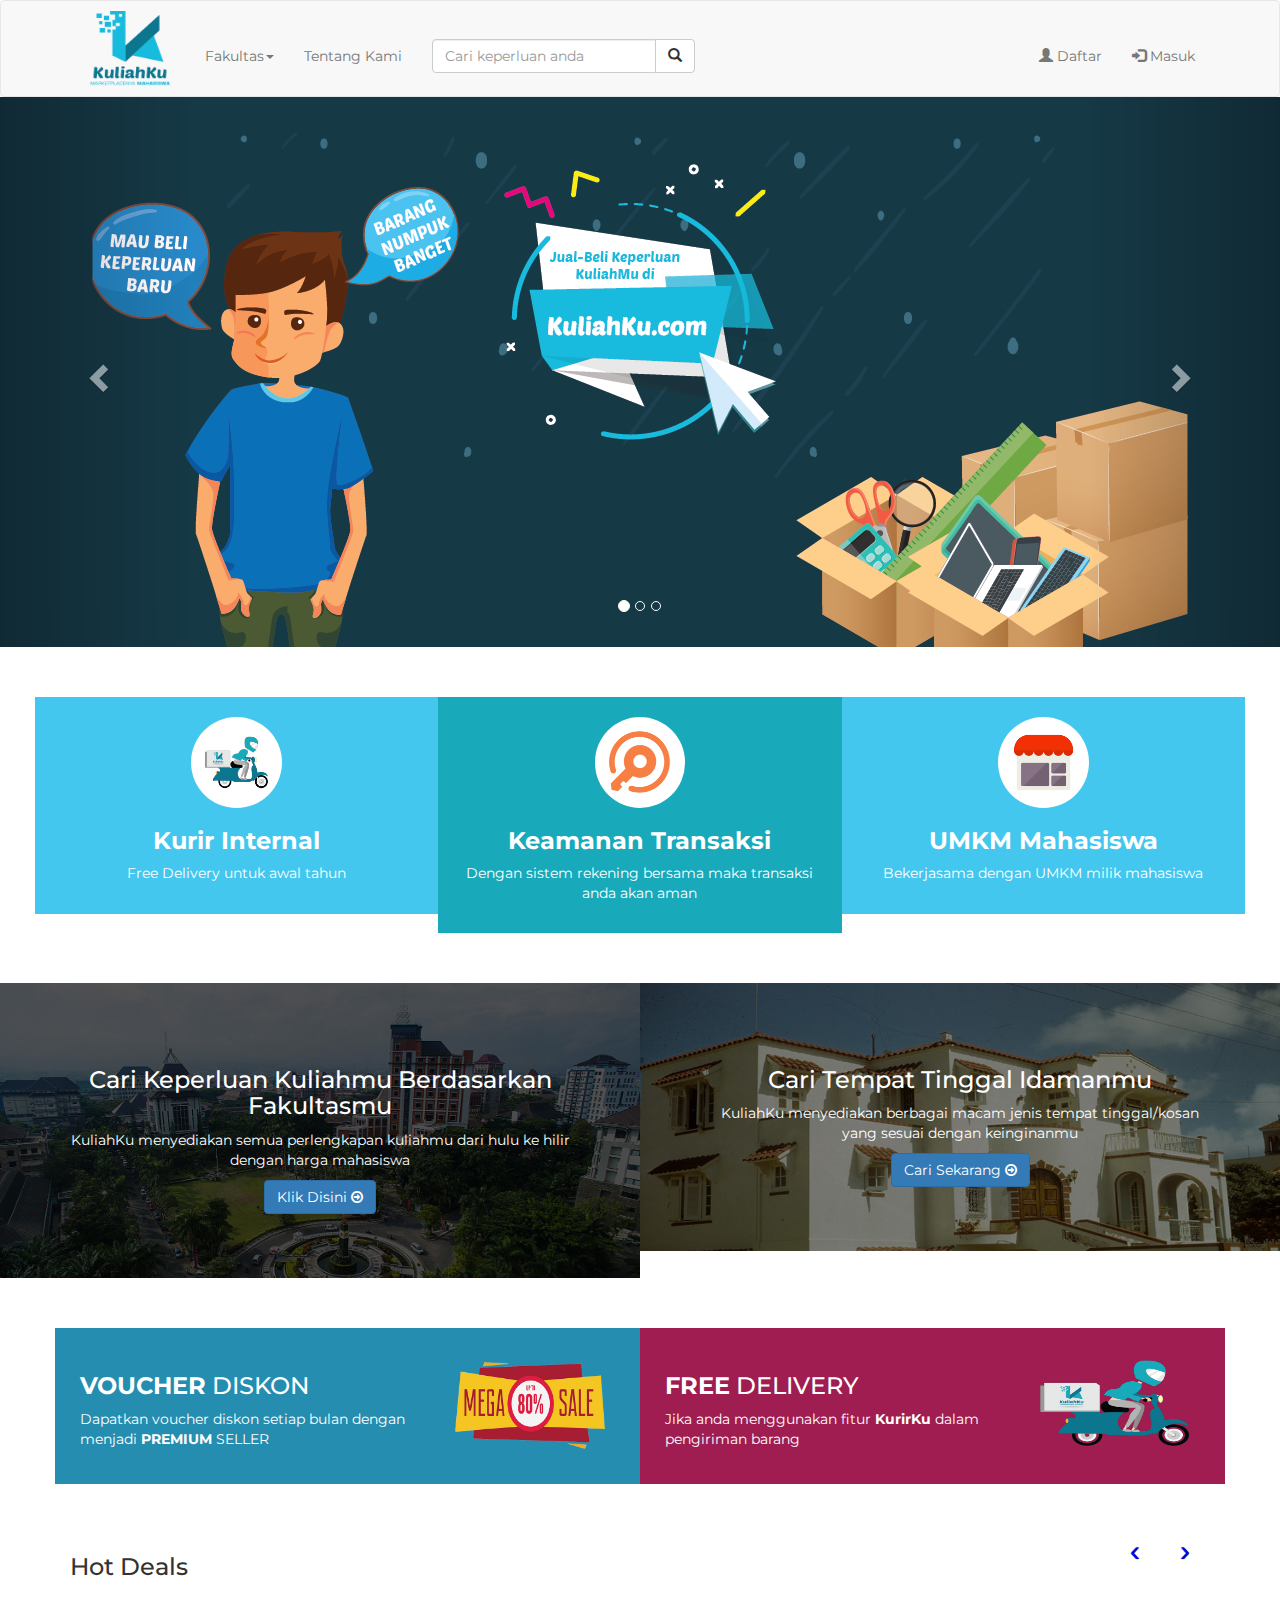
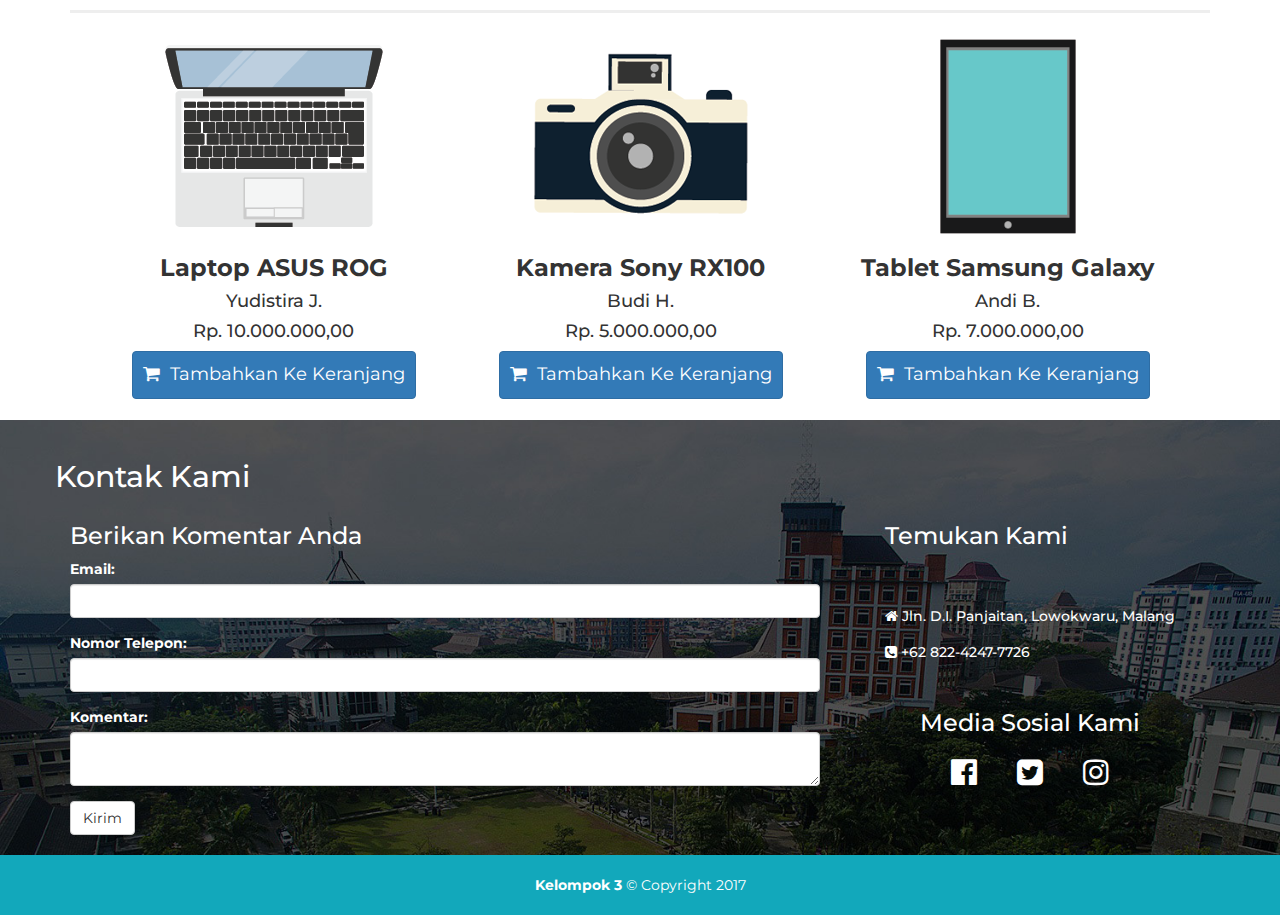
<file: index.html>
<!DOCTYPE html>
<html lang="en">
<head>
  <title>KuliahKu</title>
  <meta charset="utf-8">
  <link rel="icon" href="Assets/logo.png">
  <meta name="viewport" content="width=device-width, initial-scale=1">
  <link rel="stylesheet" href="https://maxcdn.bootstrapcdn.com/bootstrap/3.3.7/css/bootstrap.min.css">
  <link rel="stylesheet" href="css/style.css">
  <link rel="stylesheet" href="css/jcarousel.responsive.css">
  <link rel="stylesheet" href="https://maxcdn.bootstrapcdn.com/font-awesome/4.7.0/css/font-awesome.min.css">

  <script src="https://ajax.googleapis.com/ajax/libs/jquery/3.2.1/jquery.min.js"></script>
  <script src="https://maxcdn.bootstrapcdn.com/bootstrap/3.3.7/js/bootstrap.min.js"></script>
  <script src="js/jcarousel.responsive.js"></script>
  <script src="js/jquery.jcarousel.min.js"></script>
</head>
<body>
<section id="navigation-bar">
<nav class="navbar navbar-default">
  <div class="container">
    <div class="navbar-header">
      <button type="button" class="navbar-toggle nav-sideButton" data-toggle="collapse" data-target="#myNavbar">
        <span class="icon-bar"></span>
        <span class="icon-bar"></span>
        <span class="icon-bar"></span>                        
      </button>
      <a href="index.html"><img src="Assets/logo.png" class="nav-logo"></a>
    </div>
    <div class="collapse navbar-collapse nav-content" id="myNavbar">
      <ul class="nav navbar-nav">
        <li class="dropdown">
          <a class="dropdown-toggle" data-toggle="dropdown" href="#">Fakultas<span class="caret"></span></a>
          <ul class="dropdown-menu">
            <li><a href="kategori_produk.html"><img src="Assets/Fakultas/Logo FTP.jpg" alt="" class="img-fakultas"> FILKOM</a></li>
            <li><a href="#"><img src="Assets/Fakultas/Logo FTP.jpg" alt="" class="img-fakultas"> FTP</a></li>
            <li><a href="#"><img src="Assets/Fakultas/Logo FTP.jpg" alt="" class="img-fakultas"> FT</a></li>
            <li><a href="#"><img src="Assets/Fakultas/Logo FTP.jpg" alt="" class="img-fakultas"> FK</a></li>
          </ul>
        </li>
        <li class="nav-menu"><a href="About_us.html">Tentang Kami</a></li>
      </ul>
      <form class="navbar-form navbar-left">
            <div class="input-group">
                <input type="text" class="form-control" placeholder="Cari keperluan anda">
              <div class="input-group-btn">
                <button class="btn btn-default" type="submit">
                  <i class="glyphicon glyphicon-search"></i>
                </button>
              </div>
            </div>
        </form>
      <ul class="nav navbar-nav navbar-right">
        <li><a href="signup.html"><span class="glyphicon glyphicon-user"></span> Daftar</a></li>
        <li><a href="login.html"><span class="glyphicon glyphicon-log-in"></span> Masuk</a></li>
      </ul>
    </div>
  </div>
</nav>
</section>
<section id="header">
    <div class="container-fluid">
      <div class="row">
        <div id="myCarousel" class="carousel slide" data-ride="carousel">
          <!-- Indicators -->
          <ol class="carousel-indicators">
            <li data-target="#myCarousel" data-slide-to="0" class="active"></li>
            <li data-target="#myCarousel" data-slide-to="1"></li>
            <li data-target="#myCarousel" data-slide-to="2"></li>
          </ol>
      
          <!-- Wrapper for slides -->
          <div class="carousel-inner">
            <div class="item active">
              <img src="Assets/iklan1.png" alt="Iklan 1" class="img-slider">
            </div>
      
            <div class="item">
              <img src="Assets/iklan2.png" alt="Iklan 2" class="img-slider">
            </div>
          
            <div class="item">
              <img src="Assets/iklan3.png" alt="Iklan 3" class="img-slider">
            </div>
          </div>
      
          <!-- Left and right controls -->
          <a class="left carousel-control" href="#myCarousel" data-slide="prev">
            <span class="glyphicon glyphicon-chevron-left"></span>
            <span class="sr-only">Previous</span>
          </a>
          <a class="right carousel-control" href="#myCarousel" data-slide="next">
            <span class="glyphicon glyphicon-chevron-right"></span>
            <span class="sr-only">Next</span>
          </a>
        </div>
      </div>
      </div>
</section>
<section id="advantages">
  <div class="container-fluid container-adv">
    <div class="row">
      <div class="col-lg-4 col-md-4 col-sm-12 advantages-1">
        <img src="Assets/Ojek.png" alt="Ojek" class="img-adv">
        <h3 class="text-adv-title">Kurir Internal</h3>
        <p class="text-adv-content">Free Delivery untuk awal tahun</p>
      </div>
      <div class="col-lg-4 col-md-4 col-sm-12 advantages-2">
        <img src="Assets/gembok.png" alt="Ojek" class="img-adv">
        <h3 class="text-adv-title">Keamanan Transaksi</h3>
        <p class="text-adv-content">Dengan sistem rekening bersama maka transaksi anda akan aman</p>
      </div>
      <div class="col-lg-4 col-md-4 col-sm-12 advantages-3">
        <img src="Assets/MART.png" alt="Ojek" class="img-adv">
        <h3 class="text-adv-title">UMKM Mahasiswa</h3>
        <p class="text-adv-content">Bekerjasama dengan UMKM milik mahasiswa</p>
      </div>
    </div>
  </div>
</section>
<section id="pilih-fitur">
  <div class="container-fluid">
    <div class="row">
      <div class="col-lg-6 col-xs-12 pilih-alat">
        <h3>Cari Keperluan Kuliahmu Berdasarkan Fakultasmu</h3>
        <p>KuliahKu menyediakan semua perlengkapan kuliahmu dari hulu ke hilir dengan harga mahasiswa</p>
        <a href="#" class="btn btn-primary">Klik Disini <span class="fa fa-arrow-circle-o-right"></span></a>
      </div>
      <div class="col-lg-6 col-xs-12 pilih-kosan">
        <h3>Cari Tempat Tinggal Idamanmu</h3>
        <p>KuliahKu menyediakan berbagai macam jenis tempat tinggal/kosan yang sesuai dengan keinginanmu</p>
        <a href="#" class="btn btn-primary">Cari Sekarang <span class="fa fa-arrow-circle-o-right"></span></a>
      </div>
    </div>
  </div>
</section>

<section id="bonus">
  <div class="container">
    <div class="row">
      <div class="left-side-bonus col-lg-6 col-md-6 col-sm-12 col-xs-12">
        <div class="bonus-text">
          <h3><span style="font-weight:bold;">VOUCHER</span> DISKON</h3>
          <p>Dapatkan voucher diskon setiap bulan dengan menjadi <span style="font-weight:bold;">PREMIUM</span> SELLER</p>
        </div>
        <div class="bonus-img">
          <img src="Assets/diskon-logo.png" class="img-bonus" alt="">
        </div>
      </div>
      <div class="right-side-bonus col-lg-6 col-md-6 col-sm-12 col-xs-12">
        <div class="bonus-text">
          <h3><span style="font-weight:bold;">FREE</span> DELIVERY</h3>
          <p>Jika anda menggunakan fitur <span style="font-weight:bold;">KurirKu</span> dalam pengiriman barang</p>
        </div>
        <div class="bonus-img">
          <img src="Assets/Motor-Ojek.png" class="img-bonus" alt="">
        </div>
      </div>
    </div>
    
  </div>
</section>
<section id="hotdeals">
  <div class="container">
  <h3 class="title-hot-deals">Hot Deals</h3>
  <a href="#" class="jcarousel-control-next">&rsaquo;</a>
  <a href="#" class="jcarousel-control-prev">&lsaquo;</a>
  <hr class="col-lg-12 col-xs-12 separator-multi-item">
  <div class="jcarousel-wrapper">
      <div class="jcarousel">
          <ul>
              <li>
                <img src="Assets/benda6.png" alt="Image 1">
                <h3 class="text-hot-deals-title">Laptop ASUS ROG</h3>
                <h4 class="text-hot-deals-seller">Yudistira J.</h4>
                <h4 class="text-hot-deals-price">Rp. 10.000.000,00</h4>
                <a href="#" class="btn btn-primary btn-chart text-hot-deals-chart"><span class="fa fa-shopping-cart icon-chart"></span>Tambahkan Ke Keranjang</a>
              </li>
              <li>
                <img src="Assets/benda4.png" alt="Image 1">
                <h3 class="text-hot-deals-title">Kamera Sony RX100</h3>
                <h4 class="text-hot-deals-seller">Budi H.</h4>
                <h4 class="text-hot-deals-price">Rp. 5.000.000,00</h4>
                <a href="#" class="btn btn-primary btn-chart text-hot-deals-chart"><span class="fa fa-shopping-cart icon-chart"></span>Tambahkan Ke Keranjang</a>
              </li>
              <li>
                <img src="Assets/benda5.png" alt="Image 1">
                <h3 class="text-hot-deals-title">Tablet Samsung Galaxy</h3>
                <h4 class="text-hot-deals-seller">Andi B.</h4>
                <h4 class="text-hot-deals-price">Rp. 7.000.000,00</h4>
                <a href="#" class="btn btn-primary btn-chart text-hot-deals-chart"><span class="fa fa-shopping-cart icon-chart"></span>Tambahkan Ke Keranjang</a>
              </li>
              <li>
                  <img src="Assets/benda6.png" alt="Image 1">
                  <h3 class="text-hot-deals-title">Laptop Macbook Pro</h3>
                  <h4 class="text-hot-deals-seller">Arif C.</h4>
                  <h4 class="text-hot-deals-price">Rp. 15.000.000,00</h4>
                  <a href="#" class="btn btn-primary btn-chart text-hot-deals-chart"><span class="fa fa-shopping-cart icon-chart"></span>Tambahkan Ke Keranjang</a>
                </li>
                <li>
                  <img src="Assets/benda4.png" alt="Image 1">
                  <h3 class="text-hot-deals-title">Kamera Nikon DSLR</h3>
                  <h4 class="text-hot-deals-seller">Udin H.</h4>
                  <h4 class="text-hot-deals-price">Rp. 6.500.000,00</h4>
                  <a href="#" class="btn btn-primary btn-chart text-hot-deals-chart"><span class="fa fa-shopping-cart icon-chart"></span>Tambahkan Ke Keranjang</a>
                </li>
                <li>
                  <img src="Assets/benda5.png" alt="Image 1">
                  <h3 class="text-hot-deals-title">Tablet Ipad Air</h3>
                  <h4 class="text-hot-deals-seller">Tio V.</h4>
                  <h4 class="text-hot-deals-price">Rp. 12.000.000,00</h4>
                  <a href="#" class="btn btn-primary btn-chart text-hot-deals-chart"><span class="fa fa-shopping-cart icon-chart"></span>Tambahkan Ke Keranjang</a>
          </ul>
      </div>
  </div>
  </div>
</section>
<section id="contact-us">
  <div class="container">
    <div class="row">
      <h2>Kontak Kami</h2>
      <form action="" class="col-lg-8 col md-8 col-sm-12 col-xs-12">
      <h3>Berikan Komentar Anda</h3>
      <div class="form-group">
        <label for="email">Email:</label>
        <input type="email" class="form-control" id="email">
      </div>
      <div class="form-group">
        <label for="pwd">Nomor Telepon:</label>
        <input type="text" class="form-control" id="pwd">
      </div>
      <div class="form-group">
        <label for="pwd">Komentar:</label>
        <textarea class="form-control" id="comment"></textarea>
      </div>
      <button type="submit" class="btn btn-default">Kirim</button>
    </form>
    <div class="col-lg-4 col md-4 col-sm-12 col-xs-12 contact-getin-touch">
      <h3>Temukan Kami</h3>
      <h5><span class="fa fa-home startup-address"></span> Jln. D.I. Panjaitan, Lowokwaru, Malang</h5>
      <h5><span class="fa fa-phone-square startup-phone"></span> +62 822-4247-7726</h5>
      
      <div class="contact-social-media">
        <h3>Media Sosial Kami</h3>
        <span class="fa fa-facebook-official socmed-icon"></span><span class="fa fa-twitter-square socmed-icon"></span><span class="fa fa-instagram socmed-icon"></span>
      </div>
      
    </div>
    </div> 
</div>
</section>
<section id="last-part">
  <div class="container-fluid">
    <div class="row">
      <div class="col-lg-12 last-part"><span style="font-weight:bold;">Kelompok 3</span> &copy; Copyright 2017</div>
    </div>
  </div>
</section>
</body>
</html>
</file>
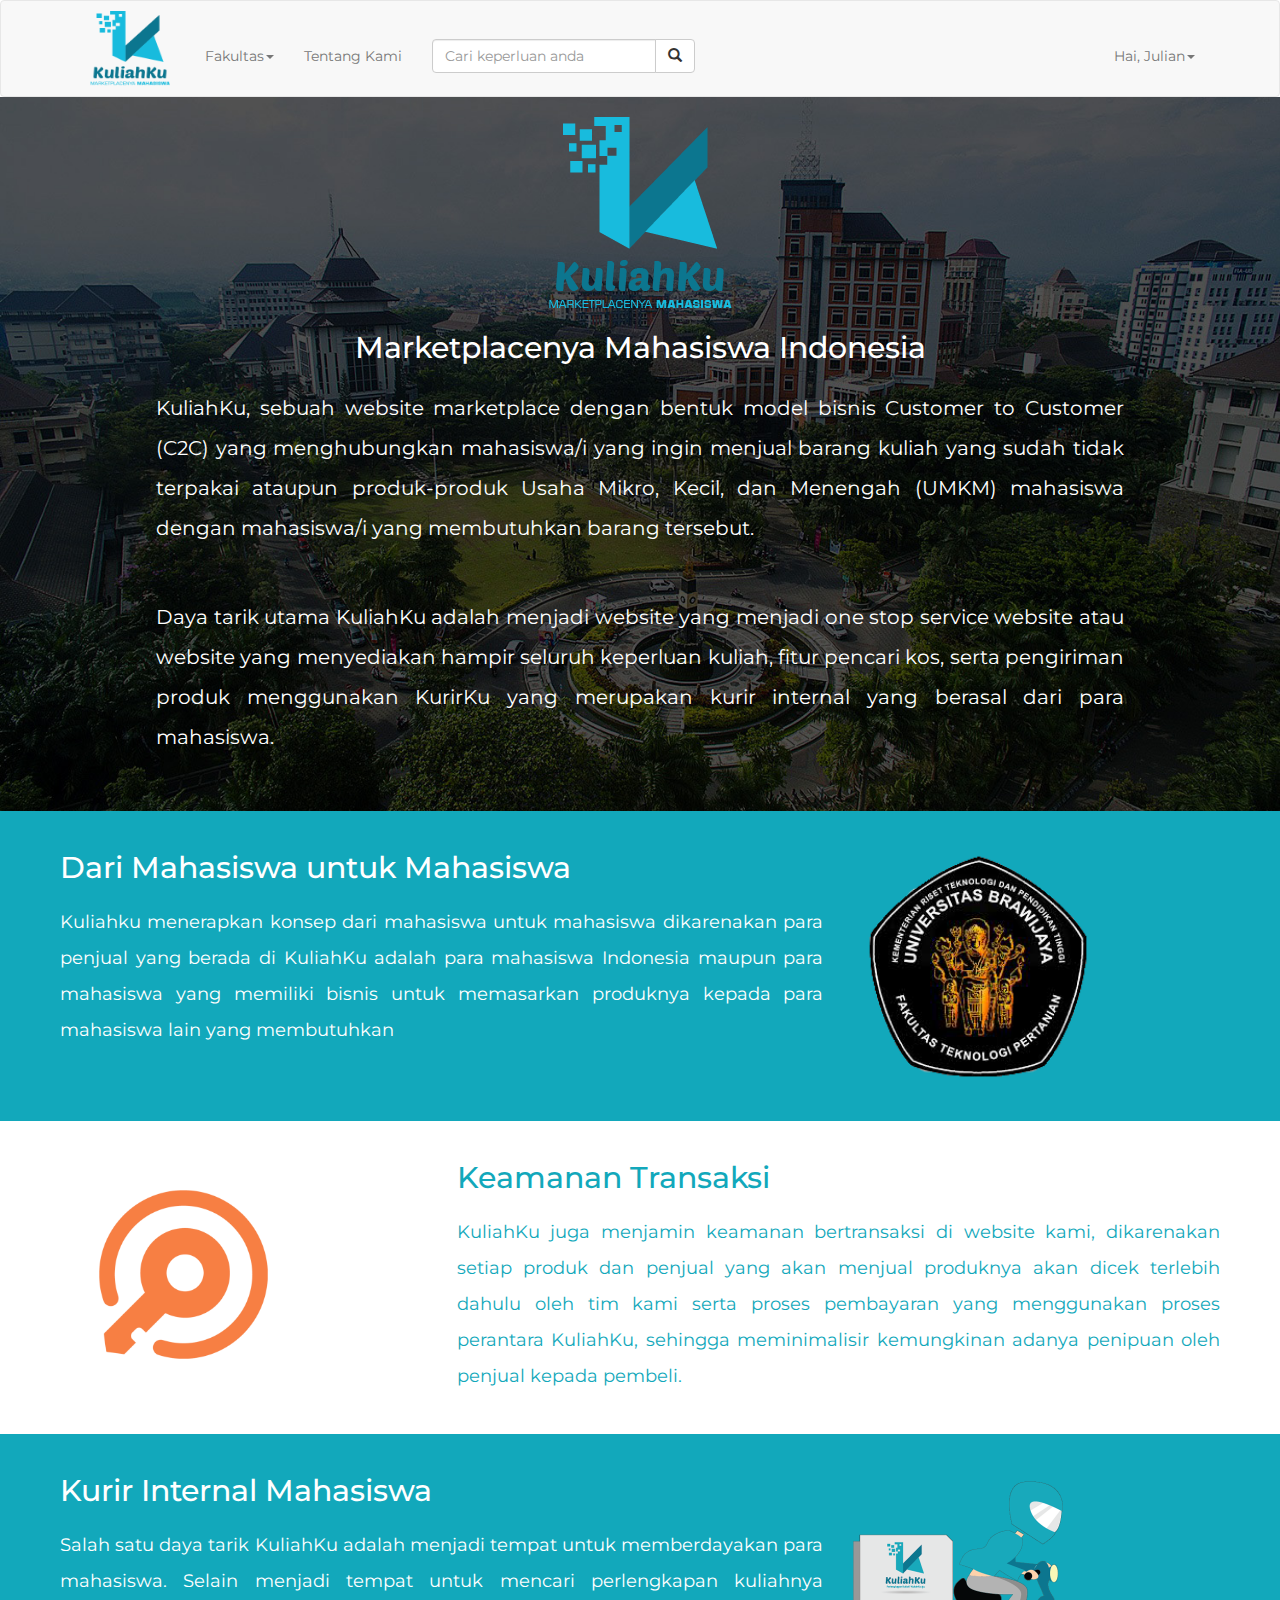
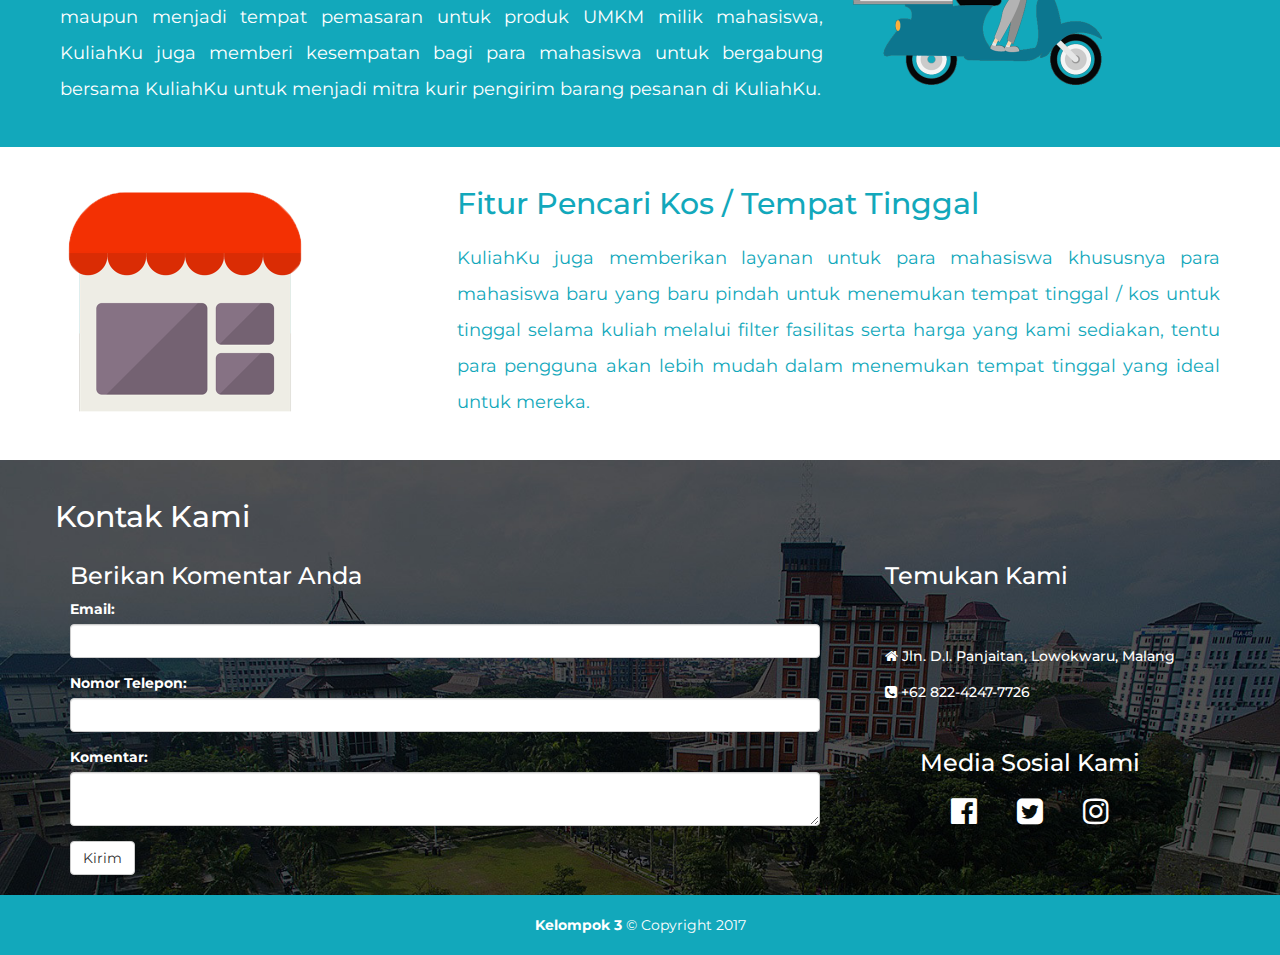
<file: About_us.html>
<!DOCTYPE html>
<html lang="en">
<head>
    <link rel="icon" href="Assets/logo.png">
    <meta name="viewport" content="width=device-width, initial-scale=1">
    <link rel="stylesheet" href="https://maxcdn.bootstrapcdn.com/bootstrap/3.3.7/css/bootstrap.min.css">
    <link rel="stylesheet" href="css/style.css">
    <link rel="stylesheet" href="css/jcarousel.responsive.css">
    <link rel="stylesheet" href="https://maxcdn.bootstrapcdn.com/font-awesome/4.7.0/css/font-awesome.min.css">
    <title>Tentang Kami</title>
    <script src="https://ajax.googleapis.com/ajax/libs/jquery/3.2.1/jquery.min.js"></script>
    <script src="https://maxcdn.bootstrapcdn.com/bootstrap/3.3.7/js/bootstrap.min.js"></script>
    <script src="js/jcarousel.responsive.js"></script>
    <script src="js/jquery.jcarousel.min.js"></script>
  </head>

  <body>
    <section id="navigation-bar">
      <nav class="navbar navbar-default navbar-fixed">
        <div class="container">
          <div class="navbar-header">
            <button type="button" class="navbar-toggle nav-sideButton" data-toggle="collapse" data-target="#myNavbar">
              <span class="icon-bar"></span>
              <span class="icon-bar"></span>
              <span class="icon-bar"></span>                        
            </button>
            <a href="index_after_login.html"><img src="Assets/logo.png" class="nav-logo"></a>
          </div>
          <div class="collapse navbar-collapse nav-content" id="myNavbar">
            <ul class="nav navbar-nav">
              <li class="dropdown">
                <a class="dropdown-toggle" data-toggle="dropdown" href="#">Fakultas<span class="caret"></span></a>
                <ul class="dropdown-menu">
                  <li><a href="kategori_produk.html"><img src="Assets/Fakultas/Logo FTP.jpg" alt="" class="img-fakultas"> FILKOM</a></li>
                  <li><a href="#"><img src="Assets/Fakultas/Logo FTP.jpg" alt="" class="img-fakultas"> FTP</a></li>
                  <li><a href="#"><img src="Assets/Fakultas/Logo FTP.jpg" alt="" class="img-fakultas"> FT</a></li>
                  <li><a href="#"><img src="Assets/Fakultas/Logo FTP.jpg" alt="" class="img-fakultas"> FK</a></li>
                </ul>
              </li>
              <li class="nav-menu"><a href="About_us.html">Tentang Kami</a></li>
            </ul>
            <form class="navbar-form navbar-left">
                  <div class="input-group">
                    <input type="text" class="form-control" placeholder="Cari keperluan anda">
                    <div class="input-group-btn">
                        <a href="pencarian_produk.html" class="btn btn-default" type="submit">
                          <i class="glyphicon glyphicon-search"></i>
                        </a>
                    </div>
                  </div>
              </form>
            <ul class="nav navbar-nav navbar-right">
              <li class="dropdown">
                <a class="dropdown-toggle" data-toggle="dropdown" href="#">Hai, Julian<span class="caret"></span></a>
                <ul class="dropdown-menu">
                  <li><a href="Cart.html"><span class="fa fa-shopping-cart"></span> Keranjang</a></li>
                  <li><a href="index.html"><span class="fa fa-sign-out "></span> Keluar</a></li>
                </ul>
              </li>
            </ul>
          </div>
        </div>
      </nav>
      </section>
    <section id="pendahuluan">
    <div class="container-fluid">
      <div class="row">
        <div class="col-lg-12 col-xs-12" >
          <img src="Assets/logo.png">
          <h2>Marketplacenya Mahasiswa Indonesia</h2>
          <p>KuliahKu, sebuah website marketplace dengan bentuk model bisnis Customer to Customer (C2C) yang menghubungkan mahasiswa/i yang ingin menjual barang kuliah yang sudah tidak terpakai ataupun produk-produk Usaha Mikro, Kecil, dan Menengah (UMKM) mahasiswa dengan mahasiswa/i yang membutuhkan barang tersebut. </p>
          <p>Daya tarik utama KuliahKu adalah menjadi website yang menjadi one stop service website atau website yang menyediakan hampir seluruh keperluan kuliah, fitur pencari kos, serta pengiriman produk menggunakan KurirKu yang merupakan kurir internal yang berasal dari para mahasiswa.</p>
        </div>
      </div>
    </div>
    </section>
    <section id="fitur">
    <div class="container-fluid">
      <div class="row cyan-background">
        <div class="col-lg-12 col-xs-12">
          <div class="col-lg-4 col-sm-12 fitur-right-side">
            <img src="Assets/Fakultas/logo_ub.png" class="fitur-img">
          </div>
          <div class="col-lg-8 col-sm-12 fitur-left-side text-fitur-white">
            <h2 class="text-fitur-title">Dari Mahasiswa untuk Mahasiswa</h2>
            <p class="text-fitur-content">Kuliahku menerapkan konsep dari mahasiswa untuk mahasiswa dikarenakan para penjual yang berada di KuliahKu adalah para mahasiswa Indonesia maupun para mahasiswa yang memiliki bisnis untuk memasarkan produknya kepada para mahasiswa lain yang membutuhkan </p>
          </div>
        </div>
      </div>
      <div class="row white-background">
        <div class="col-lg-12 col-xs-12">
          <div class="col-lg-4 col-sm-12 fitur-left-side">
            <img src="Assets/gembok.png" class="fitur-img">
          </div>
          <div class="col-lg-8 col-sm-12 fitur-right-side text-fitur-cyan">
            <h2 class="text-fitur-title">Keamanan Transaksi</h2>
            <p class="text-fitur-content">KuliahKu juga menjamin keamanan bertransaksi di website kami, dikarenakan setiap produk dan penjual yang akan menjual produknya akan dicek terlebih dahulu oleh tim kami serta proses pembayaran yang menggunakan proses perantara KuliahKu, sehingga meminimalisir kemungkinan adanya penipuan oleh penjual kepada pembeli.</p>
          </div>
        </div>
      </div>
      <div class="row cyan-background">
          <div class="col-lg-12 col-xs-12">
            <div class="col-lg-4 col-sm-12 fitur-right-side">
              <img src="Assets/Motor-Ojek.png" class="fitur-img">
            </div>
            <div class="col-lg-8 col-sm-12 fitur-left-side text-fitur-white">
              <h2 class="text-fitur-title">Kurir Internal Mahasiswa</h2>
              <p class="text-fitur-content">Salah satu daya tarik KuliahKu adalah menjadi tempat untuk memberdayakan para mahasiswa. Selain menjadi tempat untuk mencari perlengkapan kuliahnya maupun menjadi tempat pemasaran untuk produk UMKM milik mahasiswa, KuliahKu juga memberi kesempatan bagi para mahasiswa untuk bergabung bersama KuliahKu untuk menjadi mitra kurir pengirim barang pesanan di KuliahKu.</p>
            </div>
          </div>
      </div>
      <div class="row white-background">
          <div class="col-lg-12 col-xs-12">
            <div class="col-lg-4 col-sm-12 fitur-left-side">
              <img src="Assets/home.png" class="fitur-img">
            </div>
            <div class="col-lg-8 col-sm-12 fitur-right-side text-fitur-cyan">
              <h2 class="text-fitur-title">Fitur Pencari Kos / Tempat Tinggal</h2>
              <p class="text-fitur-content">KuliahKu juga memberikan layanan untuk para mahasiswa khususnya para mahasiswa baru yang baru pindah untuk menemukan tempat tinggal / kos untuk tinggal selama kuliah melalui filter fasilitas serta harga yang kami sediakan, tentu para pengguna akan lebih mudah dalam menemukan tempat tinggal yang ideal untuk mereka.</p>
            </div>
          </div>
      </div>
    </div>
    </section>
    <section id="contact-us">
        <div class="container">
          <div class="row">
            <h2>Kontak Kami</h2>
            <form action="" class="col-lg-8 col md-8 col-sm-12 col-xs-12">
            <h3>Berikan Komentar Anda</h3>
            <div class="form-group">
              <label for="email">Email:</label>
              <input type="email" class="form-control" id="email">
            </div>
            <div class="form-group">
              <label for="pwd">Nomor Telepon:</label>
              <input type="text" class="form-control" id="pwd">
            </div>
            <div class="form-group">
              <label for="pwd">Komentar:</label>
              <textarea class="form-control" id="comment"></textarea>
            </div>
            <button type="submit" class="btn btn-default">Kirim</button>
          </form>
          <div class="col-lg-4 col md-4 col-sm-12 col-xs-12 contact-getin-touch">
            <h3>Temukan Kami</h3>
            <h5><span class="fa fa-home startup-address"></span> Jln. D.I. Panjaitan, Lowokwaru, Malang</h5>
            <h5><span class="fa fa-phone-square startup-phone"></span> +62 822-4247-7726</h5>
            
            <div class="contact-social-media">
              <h3>Media Sosial Kami</h3>
              <span class="fa fa-facebook-official socmed-icon"></span><span class="fa fa-twitter-square socmed-icon"></span><span class="fa fa-instagram socmed-icon"></span>
            </div>
            
          </div>
          </div> 
      </div>
      </section>
    <section id="last-part">
      <div class="container-fluid">
        <div class="row">
          <div class="col-lg-12 last-part"><span style="font-weight:bold;">Kelompok 3</span> &copy; Copyright 2017</div>
        </div>
      </div>
    </section>
  </body>
</html>
</file>
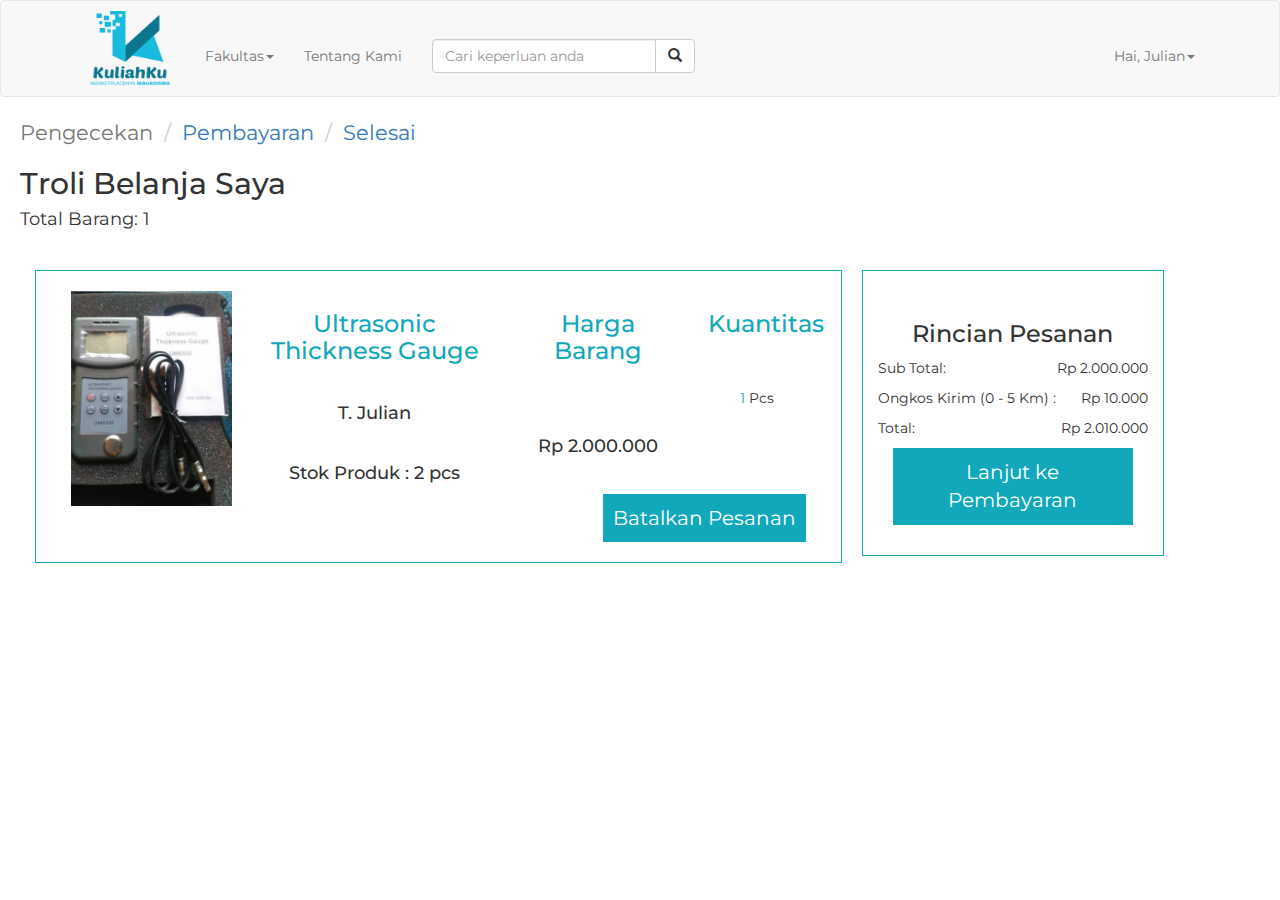
<file: Cart.html>
<!DOCTYPE html>
<html lang="en">

<head>
    <link rel="stylesheet" href="https://maxcdn.bootstrapcdn.com/bootstrap/3.3.7/css/bootstrap.min.css">
    <link rel="stylesheet" href="css/style.css">
    <link rel="stylesheet" href="https://maxcdn.bootstrapcdn.com/font-awesome/4.7.0/css/font-awesome.min.css">
    <link rel="icon" href="Assets/logo.png" />
    <script src="https://ajax.googleapis.com/ajax/libs/jquery/3.2.1/jquery.min.js"></script>
    <script src="https://maxcdn.bootstrapcdn.com/bootstrap/3.3.7/js/bootstrap.min.js"></script>
    <meta name="viewport" content="width=device-width, initial-scale=1.0">
    <title>Cart Belanja</title>

    <body>
        <section id="navigation-bar">
            <nav class="navbar navbar-default">
              <div class="container">
                <div class="navbar-header">
                  <button type="button" class="navbar-toggle nav-sideButton" data-toggle="collapse" data-target="#myNavbar">
                    <span class="icon-bar"></span>
                    <span class="icon-bar"></span>
                    <span class="icon-bar"></span>                        
                  </button>
                  <a href="index_after_login.html"><img src="Assets/logo.png" class="nav-logo"></a>
                </div>
                <div class="collapse navbar-collapse nav-content" id="myNavbar">
                  <ul class="nav navbar-nav">
                    <li class="dropdown">
                      <a class="dropdown-toggle" data-toggle="dropdown" href="#">Fakultas<span class="caret"></span></a>
                      <ul class="dropdown-menu">
                        <li><a href="kategori_produk.html"><img src="Assets/Fakultas/Logo FTP.jpg" alt="" class="img-fakultas"> FILKOM</a></li>
                        <li><a href="#"><img src="Assets/Fakultas/Logo FTP.jpg" alt="" class="img-fakultas"> FTP</a></li>
                        <li><a href="#"><img src="Assets/Fakultas/Logo FTP.jpg" alt="" class="img-fakultas"> FT</a></li>
                        <li><a href="#"><img src="Assets/Fakultas/Logo FTP.jpg" alt="" class="img-fakultas"> FK</a></li>
                      </ul>
                    </li>
                    <li class="nav-menu"><a href="About_us.html">Tentang Kami</a></li>
                  </ul>
                  <form class="navbar-form navbar-left">
                        <div class="input-group">
                                <input type="text" class="form-control" placeholder="Cari keperluan anda">
                          <div class="input-group-btn">
                            <a href="pencarian_produk.html" class="btn btn-default" type="submit">
                                <i class="glyphicon glyphicon-search"></i>
                            </a>
                          </div>
                        </div>
                    </form>
                  <ul class="nav navbar-nav navbar-right">
                    <li class="dropdown">
                      <a class="dropdown-toggle" data-toggle="dropdown" href="#">Hai, Julian<span class="caret"></span></a>
                      <ul class="dropdown-menu">
                        <li><a href="Cart.html"><span class="fa fa-shopping-cart"></span> Keranjang</a></li>
                        <li><a href="index.html"><span class="fa fa-sign-out "></span> Keluar</a></li>
                      </ul>
                    </li>
                  </ul>
                </div>
              </div>
            </nav>
            </section>

        <!-- KONTEN CART -->

        <div class="container-fluid">
            <div class="row header-cart">
                <ol class="breadcrumb bc-cart">
                    <li class="breadcrumb-item bc-item active">Pengecekan</li>
                    <li class="breadcrumb-item bc-item"><a href="#">Pembayaran</a></li>
                    <li class="breadcrumb-item bc-item"><a href="#">Selesai</a></li>
                </ol>
                <h2>Troli Belanja Saya</h2>
                <h4 style="font-weight: normal;"> Total Barang: 1</h4>
            </div>
        </div>
        <div class="container-fluid container-item">
            <div class="row">
                <div class="col-lg-8 col-md-7 item-list">
                    <div class="col-lg-3 col-md-3">
                        <img src="Assets/Ultrasonic.jpg" class="item-img">
                    </div>
                    <div class="col-lg-4 col-md-4">
                        <h3 style="color: #12A8BB;">Ultrasonic Thickness Gauge</h3>
                        <br>
                        <h4>T. Julian</h4>
                        <br>
                        <h4>Stok Produk : 2 pcs</h4>
                    </div>
                    <div class="col-lg-3 col-md-3">
                        <h3 style="color: #12A8BB;">Harga Barang</p>
                        <br>
                        <br>
                        <h4>Rp 2.000.000</p>
                    </div>
                    <div class="col-lg-2 col-md-2">
                        <h3 style="color: #12A8BB;">Kuantitas</h3>
                        <br>
                        <br>
                        <p><span style="color: #12A8BB;">1 </span> Pcs</p>
                    </div>
                    <div class="row" style="margin:0 !important">
                        <div class="col-lg-7 col-md-7" style="float:right">
                            <a href="#" class="button_pembayaran">Batalkan Pesanan</a>
                        </div>
                    </div>
                </div>

                
                <div class="col-lg-3 col-md-4 item-price-deleted">
                    <div class="row">
                        <h3 style="text-align: center;">Rincian Pesanan</h3>
                    </div>
                    <div class="row">
                        <p class="price-text-left">Sub Total: </p>
                        <p class="price-text-right">Rp 2.000.000</p>
                    </div>
                    <div class="row">
                        <p class="price-text-left">Ongkos Kirim (0 - 5 Km) : </p>
                        <p class="price-text-right">Rp 10.000</p>
                    </div>
                    <div class="row">
                        <p class="price-text-left">Total: </p>
                        <p class="price-text-right">Rp 2.010.000</p>
                    </div>
                    <div class="row" style="margin:0 !important">
                        <a href="Pembayaran.html" class="button_pembayaran">Lanjut ke Pembayaran</a>
                    </div>

                </div>

            </div>

  </div>
    </body>
</head>

</html>
</file>
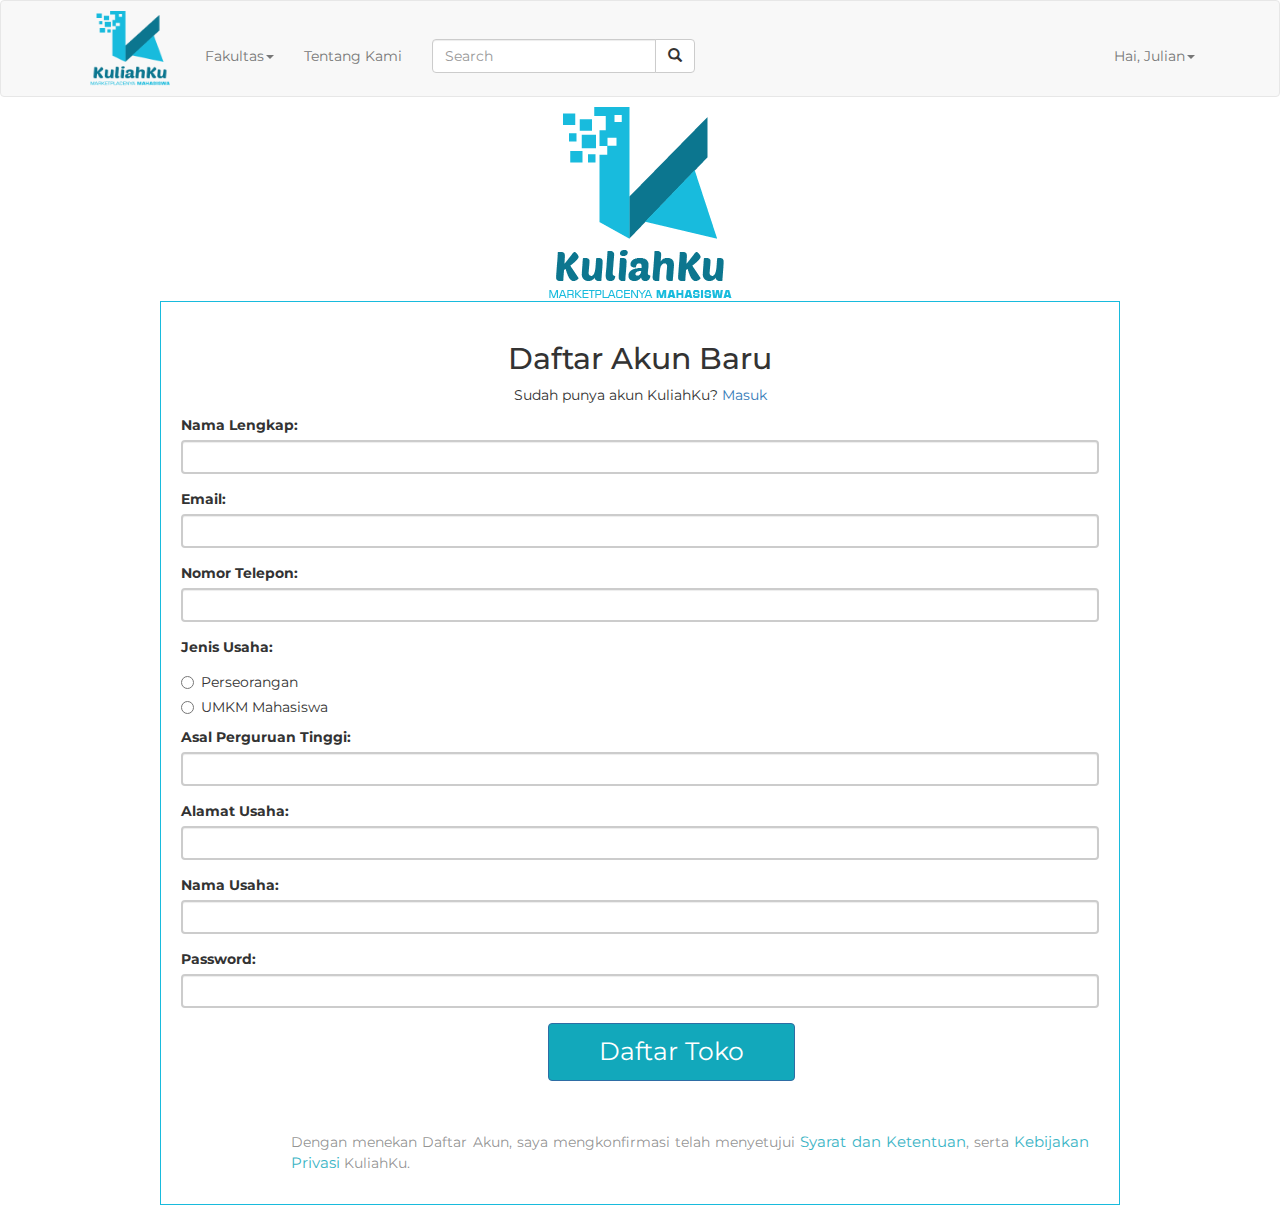
<file: Daftar_toko.html>
<!DOCTYPE html>
<html lang="en">

	<head>
		<link rel="icon" href="../picture/logo.png" />
		<meta name="viewport" content="width=device-width, initial-scale=1.0">
		<title>Daftar Akun Toko</title>
		<link rel="stylesheet" href="https://maxcdn.bootstrapcdn.com/bootstrap/3.3.7/css/bootstrap.min.css">
		<link rel="stylesheet" href="https://maxcdn.bootstrapcdn.com/font-awesome/4.7.0/css/font-awesome.min.css">
		<link rel="stylesheet" href="css/style.css" />
		
        <script src="https://ajax.googleapis.com/ajax/libs/jquery/3.2.1/jquery.min.js"></script>
        <script src="https://maxcdn.bootstrapcdn.com/bootstrap/3.3.7/js/bootstrap.min.js"></script>
	</head>
    <body>
			<section id="navigation-bar">
					<nav class="navbar navbar-default">
					  <div class="container">
						<div class="navbar-header">
						  <button type="button" class="navbar-toggle nav-sideButton" data-toggle="collapse" data-target="#myNavbar">
							<span class="icon-bar"></span>
							<span class="icon-bar"></span>
							<span class="icon-bar"></span>                        
						  </button>
						  <a href="#"><img src="Assets/logo.png" class="nav-logo"></a>
						</div>
						<div class="collapse navbar-collapse nav-content" id="myNavbar">
						  <ul class="nav navbar-nav">
							<li class="dropdown">
							  <a class="dropdown-toggle" data-toggle="dropdown" href="#">Fakultas<span class="caret"></span></a>
							  <ul class="dropdown-menu">
								<li><a href="#"><img src="Assets/Fakultas/Logo FTP.jpg" alt="" class="img-fakultas"> FTP</a></li>
								<li><a href="#"><img src="Assets/Fakultas/Logo FTP.jpg" alt="" class="img-fakultas"> FTP</a></li>
								<li><a href="#"><img src="Assets/Fakultas/Logo FTP.jpg" alt="" class="img-fakultas"> FTP</a></li>
								<li><a href="#"><img src="Assets/Fakultas/Logo FTP.jpg" alt="" class="img-fakultas"> FTP</a></li>
							  </ul>
							</li>
							<li class="nav-menu"><a href="#">Tentang Kami</a></li>
						  </ul>
						  <form class="navbar-form navbar-left">
								<div class="input-group">
								  <input type="text" class="form-control" placeholder="Search">
								  <div class="input-group-btn">
									<button class="btn btn-default" type="submit">
									  <i class="glyphicon glyphicon-search"></i>
									</button>
								  </div>
								</div>
							</form>
						  <ul class="nav navbar-nav navbar-right">
							<li class="dropdown">
							  <a class="dropdown-toggle" data-toggle="dropdown" href="#">Hai, Julian<span class="caret"></span></a>
							  <ul class="dropdown-menu">
								<li><a href="#"><span class="fa fa-shopping-cart"></span> Keranjang</a></li>
								<li><a href="#"><span class="fa fa-sign-out "></span> Keluar</a></li>
							  </ul>
							</li>
						  </ul>
						</div>
					  </div>
					</nav>
					</section>
        <!-- KONTEN REGISTRASI -->
        <div class="container-fluid container-regis">
            <div class="row">
                <div class="col-lg-12 col-xs-12" style="padding: 0; margin: 0">
                    <img src="Assets/logo.png" class="logo-regis" alt="">
                </div>
            </div>
            <div class="row">
                <div class="col-lg-12 col-xs-12">

                    <div class="field-regis-toko">
                        <div class="regis-toko-title">
                            <h2>Daftar Akun Baru</h2>
                            <p>Sudah punya akun KuliahKu? <a href="#">Masuk</a></p>
                        </div>
                        <div class="form_pendaftaran_toko">
                            <form>
                                <div class="form-group">
                                    <label for="text">Nama Lengkap:</label>
                                    <input type="text" class="form-control" id="username">
                                </div>
                                <div class="form-group">
                                    <label for="text">Email:</label>
                                    <input type="text" class="form-control" id="email">
                                </div>
                                <div class="form-group">
                                    <label for="text">Nomor Telepon:</label>
                                    <input type="text" class="form-control" id="notel-user">
                                </div>
                                <label for="text">Jenis Usaha:</label>
                                <div class="radio">
                                    <label>
                                        <input type="radio" name="optradio">Perseorangan</label>
                                </div>
                                <div class="radio">
                                    <label>
                                        <input type="radio" name="optradio">UMKM Mahasiswa</label>
                                </div>

                                <div class="form-group">
                                    <div class="form-group">
                                        <label for="text">Asal Perguruan Tinggi:</label>
                                        <input type="text" class="form-control" id="college">
                                    </div>

                                    <div class="form-group">
                                        <label for="text">Alamat Usaha:</label>
                                        <input type="text" class="form-control" id="company-address">
                                    </div>
                                    <div class="form-group">
                                        <label for="text">Nama Usaha:</label>
                                        <input type="text" class="form-control" id="company-name">
                                    </div>
                                    <label for="pwd">Password:</label>
                                    <input type="password" class="form-control" id="pwd">
                                </div>

                                <button type="submit" class="btn btn-primary btn-daftar-toko">Daftar Toko</button>
                            </form>

                            <p style="margin-top: 50px; margin-left: 12%;">Dengan menekan Daftar Akun, saya mengkonfirmasi telah menyetujui <a href="#">Syarat dan Ketentuan</a>, serta <a href="#">Kebijakan Privasi</a> KuliahKu.</p>
                        </div>
                    </div>

                </div>
            </div>
        </div>
    </body>

</html>
</file>
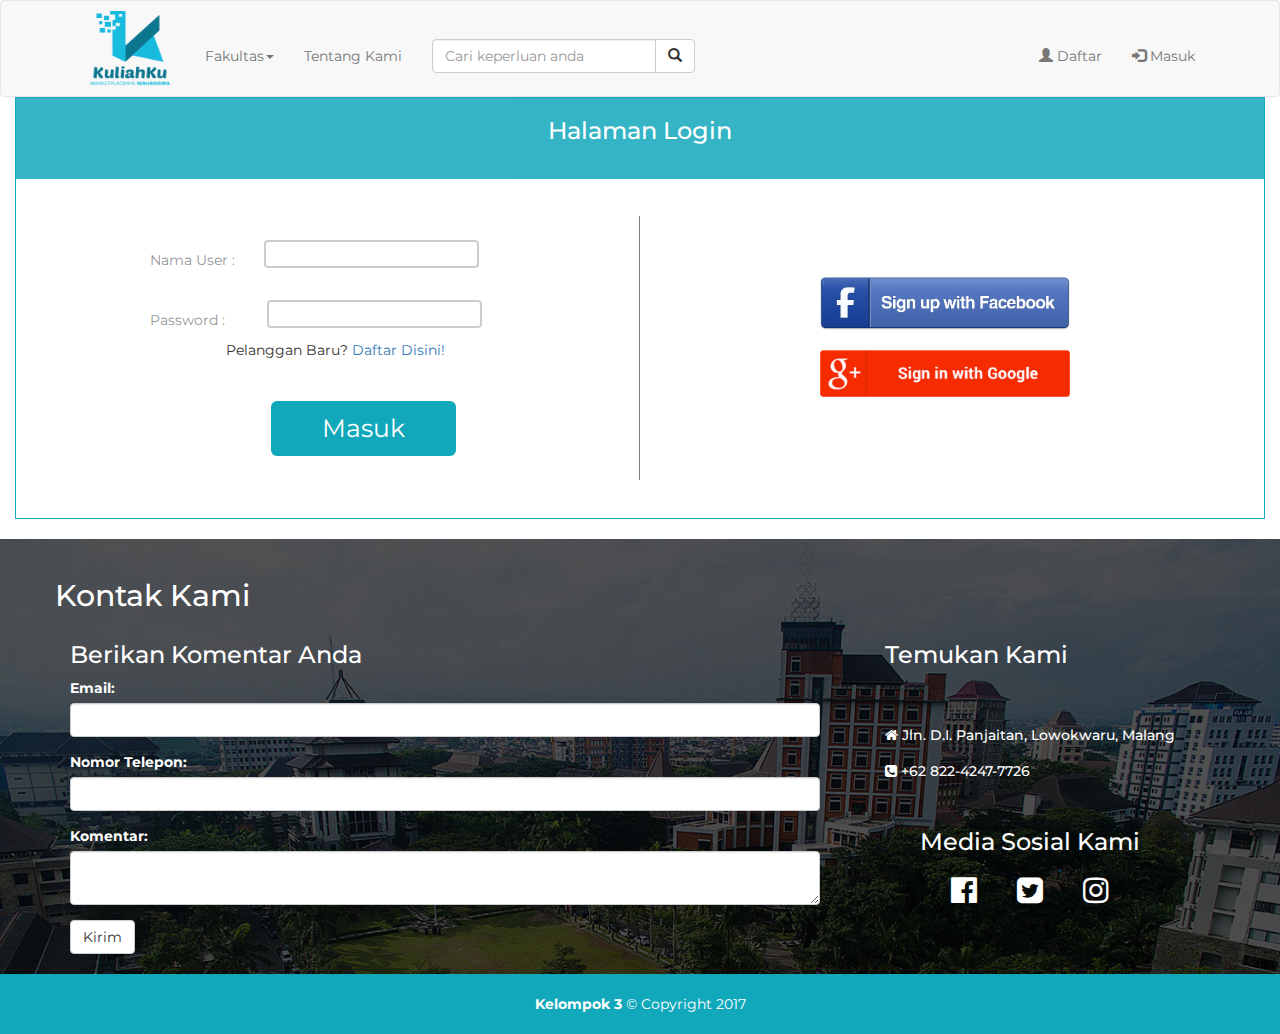
<file: login.html>
<!DOCTYPE html>
<html>
<head>
  <title>Masuk</title>

   
    <link rel="icon" href="Assets/logo.png" />
     <meta name="viewport" content="width=device-width, initial-scale=1.0">
	 <link rel="stylesheet" href="https://maxcdn.bootstrapcdn.com/bootstrap/3.3.7/css/bootstrap.min.css">
	 <link rel="stylesheet" href="css/style.css">
	 <link rel="stylesheet" href="https://maxcdn.bootstrapcdn.com/font-awesome/4.7.0/css/font-awesome.min.css">
	 
	 <script src="https://ajax.googleapis.com/ajax/libs/jquery/3.2.1/jquery.min.js"></script>
	 <script src="https://maxcdn.bootstrapcdn.com/bootstrap/3.3.7/js/bootstrap.min.js"></script>
</head>
<body>
		<section id="navigation-bar">
				<nav class="navbar navbar-default">
					<div class="container">
						<div class="navbar-header">
							<button type="button" class="navbar-toggle nav-sideButton" data-toggle="collapse" data-target="#myNavbar">
								<span class="icon-bar"></span>
								<span class="icon-bar"></span>
								<span class="icon-bar"></span>                        
							</button>
							<a href="index_after_login.html"><img src="Assets/logo.png" class="nav-logo"></a>
						</div>
						<div class="collapse navbar-collapse nav-content" id="myNavbar">
							<ul class="nav navbar-nav">
								<li class="dropdown">
									<a class="dropdown-toggle" data-toggle="dropdown" href="#">Fakultas<span class="caret"></span></a>
									<ul class="dropdown-menu">
										<li><a href="kategori_produk.html"><img src="Assets/Fakultas/Logo FTP.jpg" alt="" class="img-fakultas"> FILKOM</a></li>
										<li><a href="#"><img src="Assets/Fakultas/Logo FTP.jpg" alt="" class="img-fakultas"> FTP</a></li>
										<li><a href="#"><img src="Assets/Fakultas/Logo FTP.jpg" alt="" class="img-fakultas"> FT</a></li>
										<li><a href="#"><img src="Assets/Fakultas/Logo FTP.jpg" alt="" class="img-fakultas"> FK</a></li>
									</ul>
								</li>
								<li class="nav-menu"><a href="About_us.html">Tentang Kami</a></li>
							</ul>
							<form class="navbar-form navbar-left">
										<div class="input-group">
												<input type="text" class="form-control" placeholder="Cari keperluan anda">
											<div class="input-group-btn">
												<a href="pencarian_produk.html" class="btn btn-default" type="submit">
													<i class="glyphicon glyphicon-search"></i>
												</a>
											</div>
										</div>
								</form>
							<ul class="nav navbar-nav navbar-right">
								<li><a href="#"><span class="glyphicon glyphicon-user"></span> Daftar</a></li>
								<li><a href="#"><span class="glyphicon glyphicon-log-in"></span> Masuk</a></li>
							</ul>
						</div>
					</div>
				</nav>
				</section>
	<div class="container-fluid">
		<div class="col-md-12" style="border: 1px solid #12a8bb; padding-bottom: 3%; margin-bottom:20px;">
			<div class="row" style="text-align: center; background-color: #12a8bb; opacity: 0.85;">
					<h3 style=" padding-bottom: 2%; color: white;">Halaman Login</h3>
				</div>

				<div class="col-md-6 left-signup-side">
					
				<div class="row" >
						<div class="form_pendaftaran_toko">
						<form action="#">
							<p style="float: left; margin-left: 21%;">Nama User :</p>
							<input type="text" name="" style="float: left; margin-left: 3%;">

						</form>
						</div>
					</div>
				
				<br>
				<div class="row">
						<div class="form_pendaftaran_toko">
						<form action="#">
							<p style="float: left; margin-left: 21%;">Password :</p>
							<input type="password" name="" style="float: left; margin-left: 5%;">

						</form>
						</div>
					</div>
				
				<div class="row" >
						<p>Pelanggan Baru? <a href="signup.html">Daftar Disini!</a></p>
					</div>

				<div class="row" style="margin-top: 5%;">
						<button type="button" class="btn btn-lg btn-daftar-toko" data-toggle="modal" data-target="#myModal">Masuk</button>
						<div class="modal fade" id="myModal" role="dialog">
								<div class="modal-dialog modal-sm">
								  <div class="modal-content">
									<div class="modal-header">
									  <button type="button" class="close" data-dismiss="modal">&times;</button>
									  <h4 class="modal-title">Login Berhasil</h4>
									</div>
									<div class="modal-body">
									  <p>Anda telah berhasil masuk</p>
									</div>
									<div class="modal-footer">
									  
									  <a href="index_after_login.html"><button type="button" class="btn btn-primary">OK</button></a>
									  
									</div>
								  </div>
								</div>
							  </div>
				</div>
				
			</div>
			<div class="col-md-6" style="text-align: center; margin-top: 8%;">
				<img src="Assets/fb_signup.png" class="sign-img">
				<br>
				<br>
				<img src="Assets/google_signup.png" class="sign-img" style="margin-bottom:20px">
		</div>

</div>

		</div>
	</div>
	<section id="contact-us">
			<div class="container">
			  <div class="row">
				<h2>Kontak Kami</h2>
				<form action="" class="col-lg-8 col md-8 col-sm-12 col-xs-12">
				<h3>Berikan Komentar Anda</h3>
				<div class="form-group">
				  <label for="email">Email:</label>
				  <input type="email" class="form-control" id="email">
				</div>
				<div class="form-group">
				  <label for="pwd">Nomor Telepon:</label>
				  <input type="text" class="form-control" id="pwd">
				</div>
				<div class="form-group">
				  <label for="pwd">Komentar:</label>
				  <textarea class="form-control" id="comment"></textarea>
				</div>
				<button type="submit" class="btn btn-default">Kirim</button>
			  </form>
			  <div class="col-lg-4 col md-4 col-sm-12 col-xs-12 contact-getin-touch">
				<h3>Temukan Kami</h3>
				<h5><span class="fa fa-home startup-address"></span> Jln. D.I. Panjaitan, Lowokwaru, Malang</h5>
				<h5><span class="fa fa-phone-square startup-phone"></span> +62 822-4247-7726</h5>
				
				<div class="contact-social-media">
				  <h3>Media Sosial Kami</h3>
				  <span class="fa fa-facebook-official socmed-icon"></span><span class="fa fa-twitter-square socmed-icon"></span><span class="fa fa-instagram socmed-icon"></span>
				</div>
				
			  </div>
			  </div> 
		  </div>
		  </section>
	<section id="last-part">
		<div class="container-fluid">
			<div class="row">
				<div class="col-lg-12 last-part"><span style="font-weight:bold;">Kelompok 3</span> &copy; Copyright 2017</div>
			</div>
		</div>
	</section>
</body>
</html>
</file>
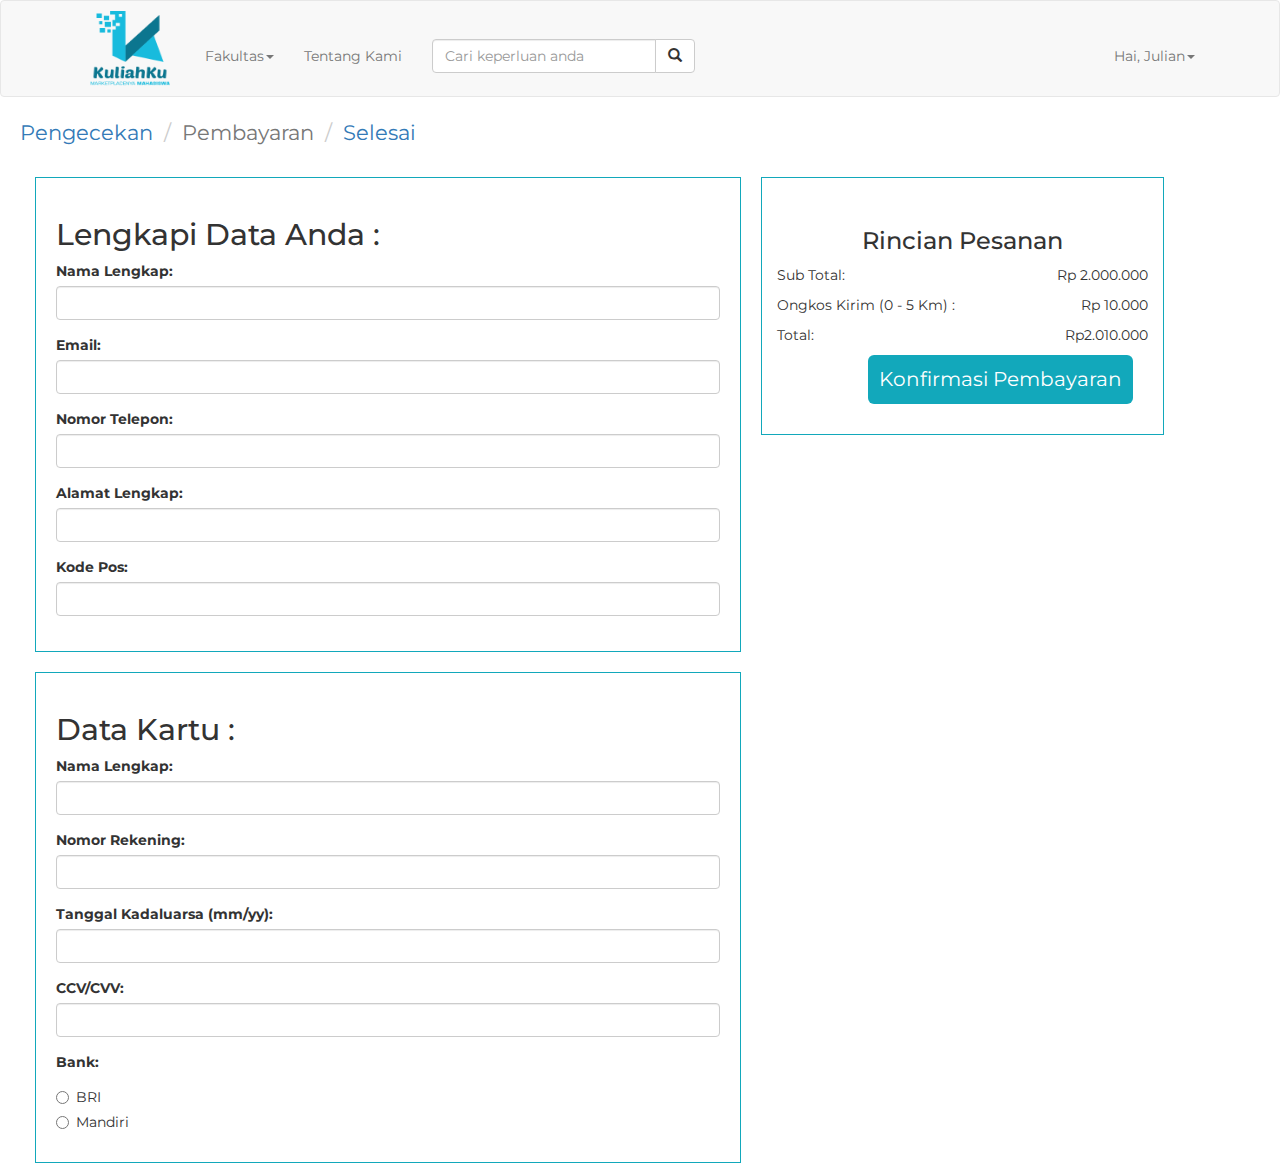
<file: Pembayaran.html>
<!DOCTYPE html>
<html lang="en">

<head>
    <link rel="stylesheet" href="https://maxcdn.bootstrapcdn.com/bootstrap/3.3.7/css/bootstrap.min.css">
    <link rel="stylesheet" href="css/style.css">
    <link rel="stylesheet" href="https://maxcdn.bootstrapcdn.com/font-awesome/4.7.0/css/font-awesome.min.css">
    <link rel="icon" href="Assets/logo.png" />
    <script src="https://ajax.googleapis.com/ajax/libs/jquery/3.2.1/jquery.min.js"></script>
    <script src="https://maxcdn.bootstrapcdn.com/bootstrap/3.3.7/js/bootstrap.min.js"></script>
    <meta name="viewport" content="width=device-width, initial-scale=1.0">
    <title>Pembayaran</title>

    <body>
        <section id="navigation-bar">
            <nav class="navbar navbar-default">
              <div class="container">
                <div class="navbar-header">
                  <button type="button" class="navbar-toggle nav-sideButton" data-toggle="collapse" data-target="#myNavbar">
                    <span class="icon-bar"></span>
                    <span class="icon-bar"></span>
                    <span class="icon-bar"></span>                        
                  </button>
                  <a href="index_after_login.html"><img src="Assets/logo.png" class="nav-logo"></a>
                </div>
                <div class="collapse navbar-collapse nav-content" id="myNavbar">
                  <ul class="nav navbar-nav">
                    <li class="dropdown">
                      <a class="dropdown-toggle" data-toggle="dropdown" href="#">Fakultas<span class="caret"></span></a>
                      <ul class="dropdown-menu">
                        <li><a href="kategori_produk.html"><img src="Assets/Fakultas/Logo FTP.jpg" alt="" class="img-fakultas"> FILKOM</a></li>
                        <li><a href="#"><img src="Assets/Fakultas/Logo FTP.jpg" alt="" class="img-fakultas"> FTP</a></li>
                        <li><a href="#"><img src="Assets/Fakultas/Logo FTP.jpg" alt="" class="img-fakultas"> FT</a></li>
                        <li><a href="#"><img src="Assets/Fakultas/Logo FTP.jpg" alt="" class="img-fakultas"> FK</a></li>
                      </ul>
                    </li>
                    <li class="nav-menu"><a href="About_us.html">Tentang Kami</a></li>
                  </ul>
                  <form class="navbar-form navbar-left">
                        <div class="input-group">
                                <input type="text" class="form-control" placeholder="Cari keperluan anda">
                          <div class="input-group-btn">
                            <button class="btn btn-default" type="submit">
                              <i class="glyphicon glyphicon-search"></i>
                            </button>
                          </div>
                        </div>
                    </form>
                  <ul class="nav navbar-nav navbar-right">
                    <li class="dropdown">
                      <a class="dropdown-toggle" data-toggle="dropdown" href="#">Hai, Julian<span class="caret"></span></a>
                      <ul class="dropdown-menu">
                        <li><a href="Cart.html"><span class="fa fa-shopping-cart"></span> Keranjang</a></li>
                        <li><a href="index.html"><span class="fa fa-sign-out "></span> Keluar</a></li>
                      </ul>
                    </li>
                  </ul>
                </div>
              </div>
            </nav>
            </section>

        <!-- KONTEN CART -->

        <div class="container-fluid">
            <div class="row header-cart">
                <ol class="breadcrumb bc-cart">
                    <li class="breadcrumb-item bc-item"><a href="#">Pengecekan</a></li>
                    <li class="breadcrumb-item bc-item active">Pembayaran</li>
                    <li class="breadcrumb-item bc-item"><a href="#">Selesai</a></li>
                </ol>
            </div>
        </div>
        <div class="container-fluid container-item">
            <div class="row">
                <div class="col-lg-7 col-md-7 item-list" style="background-color:white !important">
                    <form style="text-align:left; background-color:white">
                        <h2>Lengkapi Data Anda :</h2>
                                <div class="form-group">
                                    <label for="text">Nama Lengkap:</label>
                                    <input type="text" class="form-control" id="username">
                                </div>
                                <div class="form-group">
                                    <label for="text">Email:</label>
                                    <input type="text" class="form-control" id="email">
                                </div>
                                <div class="form-group">
                                    <label for="text">Nomor Telepon:</label>
                                    <input type="text" class="form-control" id="notel-user">
                                </div>
                        

                                    <div class="form-group">
                                        <label for="text">Alamat Lengkap:</label>
                                        <input type="text" class="form-control" id="address">
                                    </div>
                                    <div class="form-group">
                                            <label for="text">Kode Pos:</label>
                                            <input type="text" class="form-control" id="kodepos">
                                        </div>
                            </form>
                </div>

                <div class="col-lg-7 col-md-7 item-list" style="background-color:white !important">
                    <form style="text-align:left; background-color:white">
                        <h2>Data Kartu :</h2>
                                <div class="form-group">
                                    <label for="text">Nama Lengkap:</label>
                                    <input type="text" class="form-control" id="username">
                                </div>
                                <div class="form-group">
                                    <label for="text">Nomor Rekening:</label>
                                    <input type="text" class="form-control" id="norek">
                                </div>
                                <div class="form-group">
                                    <label for="text">Tanggal Kadaluarsa (mm/yy):</label>
                                    <input type="text" class="form-control" id="tglkadaluarsa">
                                </div>
                        

                                    <div class="form-group">
                                        <label for="text">CCV/CVV:</label>
                                        <input type="password" class="form-control" id="ccv">
                                    </div>
                                    <label for="text">Bank:</label>
                                    <div class="radio">
                                        <label>
                                            <input type="radio" name="optradio">BRI</label>
                                    </div>
                                    <div class="radio">
                                        <label>
                                            <input type="radio" name="optradio">Mandiri</label>
                                    </div>
                            </form>
                </div>
                <div class="col-lg-4 col-md-4 item-price-konfirm">
                    <div class="row">
                        <h3 style="text-align: center;">Rincian Pesanan</h3>
                    </div>
                    <div class="row">
                        <p class="price-text-left">Sub Total: </p>
                        <p class="price-text-right">Rp 2.000.000</p>
                    </div>
                    <div class="row">
                        <p class="price-text-left">Ongkos Kirim (0 - 5 Km) : </p>
                        <p class="price-text-right">Rp 10.000</p>
                    </div>
                    <div class="row">
                        <p class="price-text-left">Total: </p>
                        <p class="price-text-right">Rp2.010.000</p>
                    </div>
                    <div class="row" style="margin:0 !important">
                        <button type="button" class="btn btn-lg button_pembayaran" data-toggle="modal" data-target="#myModal">Konfirmasi Pembayaran</button>
                        <div class="modal fade" id="myModal" role="dialog">
                            <div class="modal-dialog modal-sm">
                              <div class="modal-content">
                                <div class="modal-header">
                                  <button type="button" class="close" data-dismiss="modal">&times;</button>
                                  <h4 class="modal-title">Konfirmasi Pembayaran</h4>
                                </div>
                                <div class="modal-body">
                                  <p>Anda yakin data yang dimasukkan sudah benar?.</p>
                                </div>
                                <div class="modal-footer">
                                  <button type="button" class="btn btn-default" data-dismiss="modal">Batal</button>
                                  <a href="thanks.html"><button type="button" class="btn btn-primary">Konfirmasi</button></a>
                                  
                                </div>
                              </div>
                            </div>
                          </div>
                    </div>

                </div>

            </div>

        </div>
        <!--MODAL UNTUK SELESAI PEMBAYARAN-->
     
    </body>
</head>

</html>
</file>
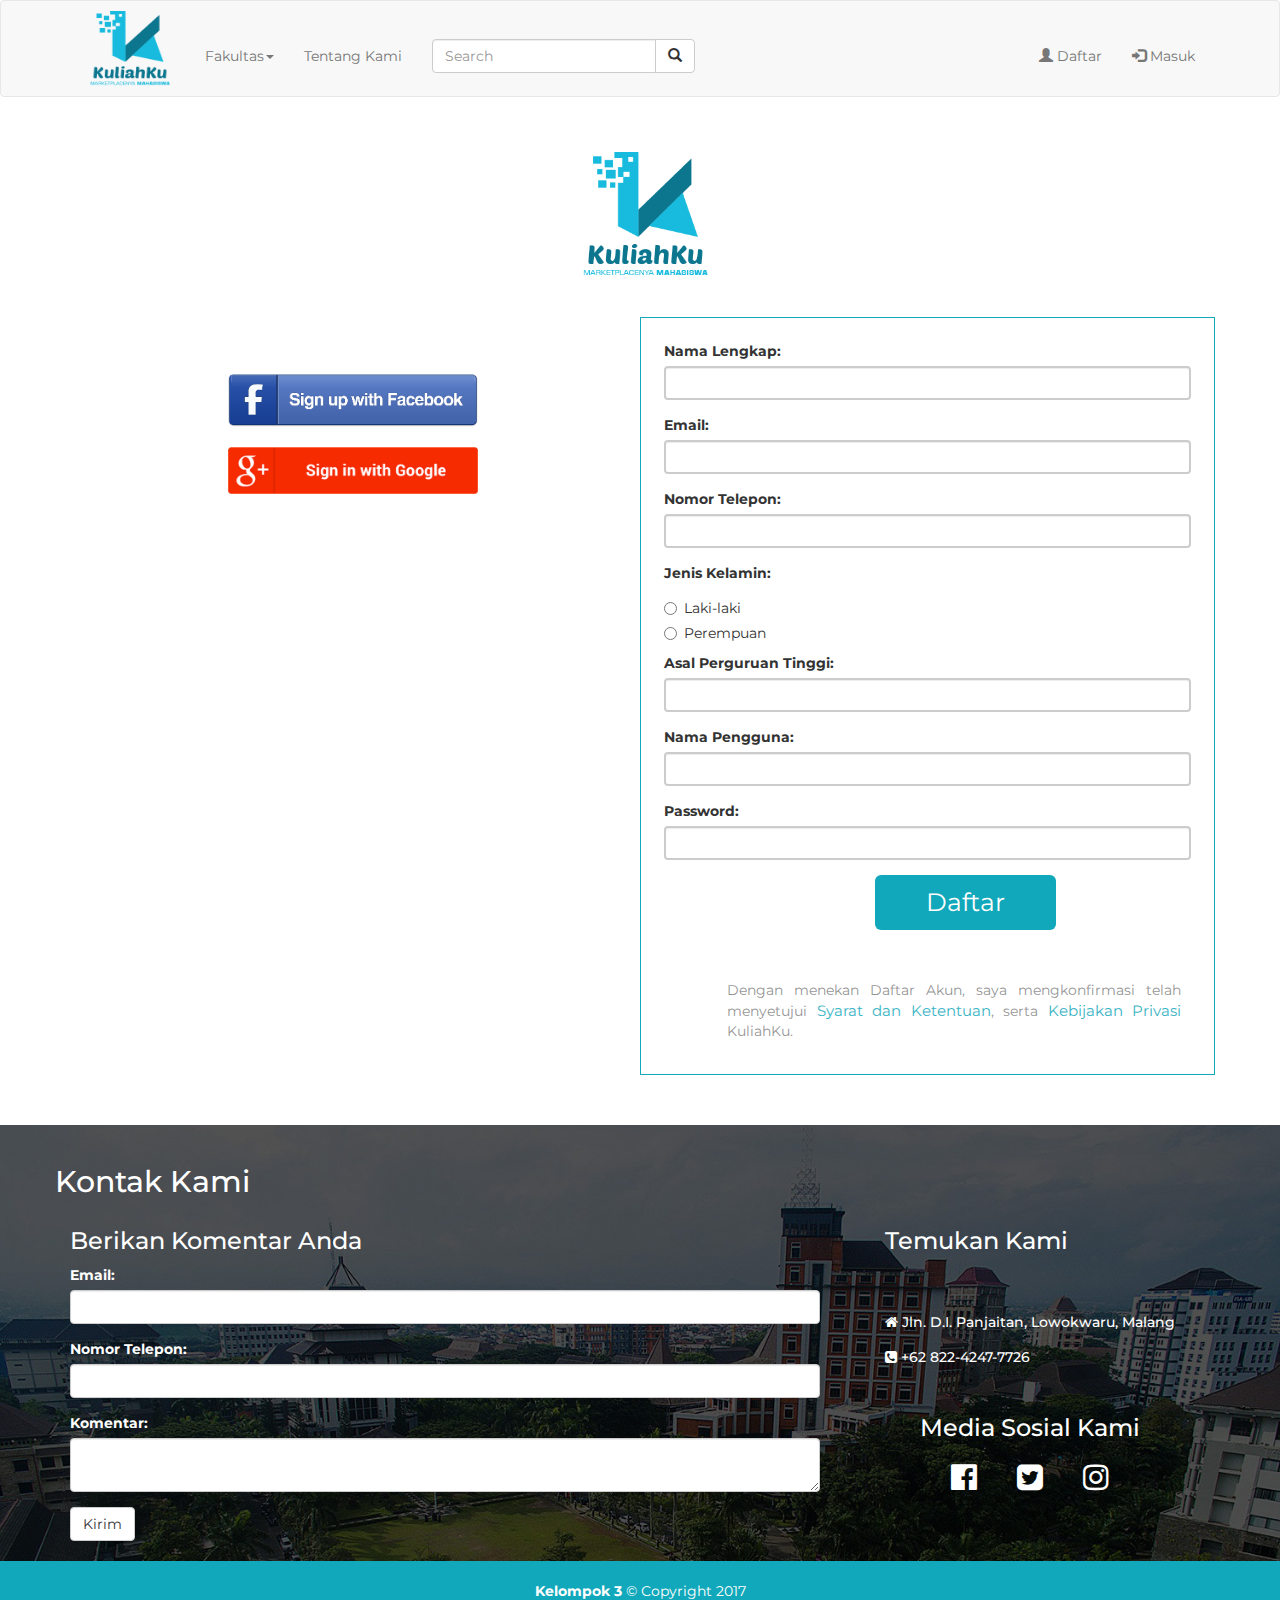
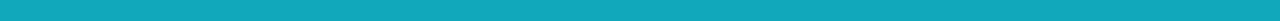
<file: signup.html>
<!DOCTYPE html>
<html>
<head>
  <title>Pendaftaran Akun</title>

   
    <link rel="icon" href="Assets/logo.png" />
     <meta name="viewport" content="width=device-width, initial-scale=1.0">
	 <link rel="stylesheet" href="https://maxcdn.bootstrapcdn.com/bootstrap/3.3.7/css/bootstrap.min.css">
	 <link rel="stylesheet" href="css/style.css">
	 <link rel="stylesheet" href="https://maxcdn.bootstrapcdn.com/font-awesome/4.7.0/css/font-awesome.min.css">
	 
	 <script src="https://ajax.googleapis.com/ajax/libs/jquery/3.2.1/jquery.min.js"></script>
	 <script src="https://maxcdn.bootstrapcdn.com/bootstrap/3.3.7/js/bootstrap.min.js"></script>
</head>
<body>
		<section id="navigation-bar">
				<nav class="navbar navbar-default">
					<div class="container">
						<div class="navbar-header">
							<button type="button" class="navbar-toggle nav-sideButton" data-toggle="collapse" data-target="#myNavbar">
								<span class="icon-bar"></span>
								<span class="icon-bar"></span>
								<span class="icon-bar"></span>                        
							</button>
							<a href="index_after_login.html"><img src="Assets/logo.png" class="nav-logo"></a>
						</div>
						<div class="collapse navbar-collapse nav-content" id="myNavbar">
							<ul class="nav navbar-nav">
								<li class="dropdown">
									<a class="dropdown-toggle" data-toggle="dropdown" href="#">Fakultas<span class="caret"></span></a>
									<ul class="dropdown-menu">
										<li><a href="kategori_produk.html"><img src="Assets/Fakultas/Logo FTP.jpg" alt="" class="img-fakultas"> FILKOM</a></li>
										<li><a href="#"><img src="Assets/Fakultas/Logo FTP.jpg" alt="" class="img-fakultas"> FTP</a></li>
										<li><a href="#"><img src="Assets/Fakultas/Logo FTP.jpg" alt="" class="img-fakultas"> FT</a></li>
										<li><a href="#"><img src="Assets/Fakultas/Logo FTP.jpg" alt="" class="img-fakultas"> FK</a></li>
									</ul>
								</li>
								<li class="nav-menu"><a href="About_us.html">Tentang Kami</a></li>
							</ul>
							<form class="navbar-form navbar-left">
										<div class="input-group">
											<input type="text" class="form-control" placeholder="Search">
											<div class="input-group-btn">
												<a href="pencarian_produk.html" class="btn btn-default" type="submit">
													<i class="glyphicon glyphicon-search"></i>
												</a>
											</div>
										</div>
								</form>
							<ul class="nav navbar-nav navbar-right">
								<li><a href="#"><span class="glyphicon glyphicon-user"></span> Daftar</a></li>
								<li><a href="#"><span class="glyphicon glyphicon-log-in"></span> Masuk</a></li>
							</ul>
						</div>
					</div>
				</nav>
				</section>
	<div class="container-fluid">
            
		<div class="col-md-12" style="padding: 4%">
                <img src="Assets/logo.png" class="logo-signup">

                
                <div class="col-md-6" style="margin-top: 3%; border: 1px solid #12a8bb; padding: 2% 2%; text-align:left; float:right;">
					
                    
						<div class="form_pendaftaran_toko">
                                <form>
                                    <div class="form-group">
                                        <label for="text">Nama Lengkap:</label>
                                        <input type="text" class="form-control" id="username">
                                    </div>
                                    <div class="form-group">
                                        <label for="text">Email:</label>
                                        <input type="text" class="form-control" id="email">
                                    </div>
                                    <div class="form-group">
                                        <label for="text">Nomor Telepon:</label>
                                        <input type="text" class="form-control" id="notel-user">
                                    </div>
                                    <label for="text">Jenis Kelamin:</label>
                                    <div class="radio">
                                        <label>
                                            <input type="radio" name="optradio">Laki-laki</label>
                                    </div>
                                    <div class="radio">
                                        <label>
                                            <input type="radio" name="optradio">Perempuan</label>
                                    </div>
    
                                    <div class="form-group">
                                        <div class="form-group">
                                            <label for="text">Asal Perguruan Tinggi:</label>
                                            <input type="text" class="form-control" id="college">
                                        </div>
    
                                        <div class="form-group">
                                            <label for="text">Nama Pengguna:</label>
                                            <input type="text" class="form-control" id="company-address">
                                        </div>
                                        
                                        <label for="pwd">Password:</label>
                                        <input type="password" class="form-control" id="pwd">
                                    </div>
                                    <button type="button" class="btn btn-lg btn-daftar-toko" data-toggle="modal" data-target="#myModal">Daftar</button>
                                    <div class="modal fade" id="myModal" role="dialog">
                                            <div class="modal-dialog modal-sm">
                                              <div class="modal-content">
                                                <div class="modal-header">
                                                  <button type="button" class="close" data-dismiss="modal">&times;</button>
                                                  <h4 class="modal-title">Pendaftaran Berhasil</h4>
                                                </div>
                                                <div class="modal-body">
                                                  <p>Pendaftaran telah berhasil. Silahkan masuk dengan nama user dan password anda</p>
                                                </div>
                                                <div class="modal-footer">
                                                  
                                                  <a href="index.html"><button type="button" class="btn btn-primary">OK</button></a>
                                                  
                                                </div>
                                              </div>
                                            </div>
                                          </div>
                                </form>
    
                                <p style="margin-top: 50px; margin-left: 12%;">Dengan menekan Daftar Akun, saya mengkonfirmasi telah menyetujui <a href="#">Syarat dan Ketentuan</a>, serta <a href="#">Kebijakan Privasi</a> KuliahKu.</p>
                            </div>
				
				
			</div>
			<div class="col-md-6" style="text-align: center; margin-top: 8%; float:left;">
                    <img src="Assets/fb_signup.png" class="sign-img">
                    <br>
                    <br>
                    <img src="Assets/google_signup.png" class="sign-img" style="margin-bottom:20px">
                </div>

		</div>
	</div>
	<section id="contact-us">
			<div class="container">
			  <div class="row">
				<h2>Kontak Kami</h2>
				<form action="" class="col-lg-8 col md-8 col-sm-12 col-xs-12">
				<h3>Berikan Komentar Anda</h3>
				<div class="form-group">
				  <label for="email">Email:</label>
				  <input type="email" class="form-control" id="email">
				</div>
				<div class="form-group">
				  <label for="pwd">Nomor Telepon:</label>
				  <input type="text" class="form-control" id="pwd">
				</div>
				<div class="form-group">
				  <label for="pwd">Komentar:</label>
				  <textarea class="form-control" id="comment"></textarea>
				</div>
				<button type="submit" class="btn btn-default">Kirim</button>
			  </form>
			  <div class="col-lg-4 col md-4 col-sm-12 col-xs-12 contact-getin-touch">
				<h3>Temukan Kami</h3>
				<h5><span class="fa fa-home startup-address"></span> Jln. D.I. Panjaitan, Lowokwaru, Malang</h5>
				<h5><span class="fa fa-phone-square startup-phone"></span> +62 822-4247-7726</h5>
				
				<div class="contact-social-media">
				  <h3>Media Sosial Kami</h3>
				  <span class="fa fa-facebook-official socmed-icon"></span><span class="fa fa-twitter-square socmed-icon"></span><span class="fa fa-instagram socmed-icon"></span>
				</div>
				
			  </div>
			  </div> 
		  </div>
		  </section>
	<section id="last-part">
		<div class="container-fluid">
			<div class="row">
				<div class="col-lg-12 last-part"><span style="font-weight:bold;">Kelompok 3</span> &copy; Copyright 2017</div>
			</div>
		</div>
	</section>
</body>
</html>
</file>
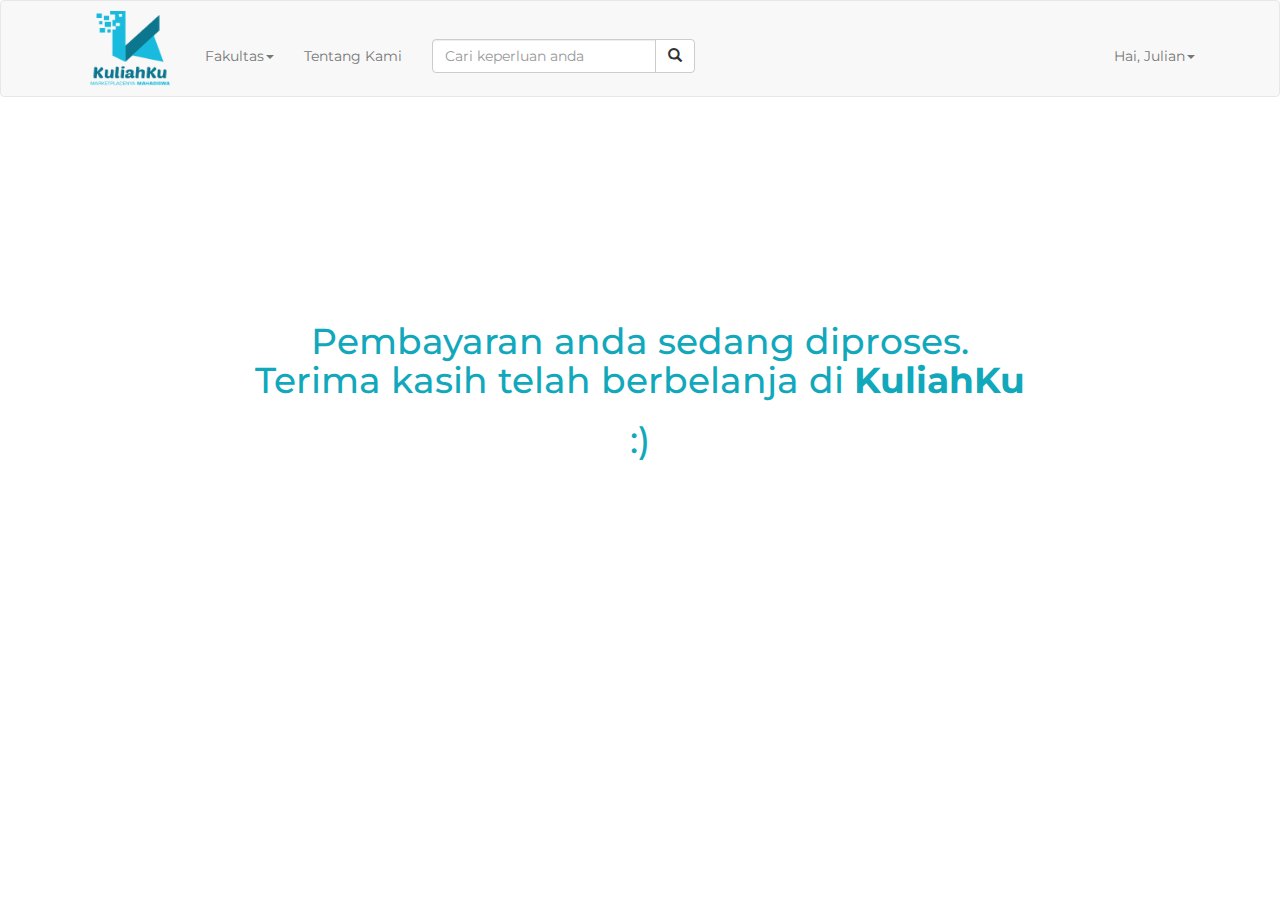
<file: thanks.html>
<!DOCTYPE html>
<html lang="en">

<head>
    <link rel="stylesheet" href="https://maxcdn.bootstrapcdn.com/bootstrap/3.3.7/css/bootstrap.min.css">
    <link rel="stylesheet" href="css/style.css">
    <link rel="stylesheet" href="https://maxcdn.bootstrapcdn.com/font-awesome/4.7.0/css/font-awesome.min.css">
    <link rel="icon" href="Assets/logo.png" />
    <script src="https://ajax.googleapis.com/ajax/libs/jquery/3.2.1/jquery.min.js"></script>
    <script src="https://maxcdn.bootstrapcdn.com/bootstrap/3.3.7/js/bootstrap.min.js"></script>
    <meta name="viewport" content="width=device-width, initial-scale=1.0">
    <title>Pembayaran</title>

    <body>
        <section id="navigation-bar">
            <nav class="navbar navbar-default">
              <div class="container">
                <div class="navbar-header">
                  <button type="button" class="navbar-toggle nav-sideButton" data-toggle="collapse" data-target="#myNavbar">
                    <span class="icon-bar"></span>
                    <span class="icon-bar"></span>
                    <span class="icon-bar"></span>                        
                  </button>
                  <a href="index_after_login.html"><img src="Assets/logo.png" class="nav-logo"></a>
                </div>
                <div class="collapse navbar-collapse nav-content" id="myNavbar">
                  <ul class="nav navbar-nav">
                    <li class="dropdown">
                      <a class="dropdown-toggle" data-toggle="dropdown" href="#">Fakultas<span class="caret"></span></a>
                      <ul class="dropdown-menu">
                        <li><a href="kategori_produk.html"><img src="Assets/Fakultas/Logo FTP.jpg" alt="" class="img-fakultas"> FILKOM</a></li>
                        <li><a href="#"><img src="Assets/Fakultas/Logo FTP.jpg" alt="" class="img-fakultas"> FTP</a></li>
                        <li><a href="#"><img src="Assets/Fakultas/Logo FTP.jpg" alt="" class="img-fakultas"> FT</a></li>
                        <li><a href="#"><img src="Assets/Fakultas/Logo FTP.jpg" alt="" class="img-fakultas"> FK</a></li>
                      </ul>
                    </li>
                    <li class="nav-menu"><a href="About_us.html">Tentang Kami</a></li>
                  </ul>
                  <form class="navbar-form navbar-left">
                        <div class="input-group">
                                <input type="text" class="form-control" placeholder="Cari keperluan anda">
                          <div class="input-group-btn">
                            <button class="btn btn-default" type="submit">
                              <i class="glyphicon glyphicon-search"></i>
                            </button>
                          </div>
                        </div>
                    </form>
                  <ul class="nav navbar-nav navbar-right">
                    <li class="dropdown">
                      <a class="dropdown-toggle" data-toggle="dropdown" href="#">Hai, Julian<span class="caret"></span></a>
                      <ul class="dropdown-menu">
                        <li><a href="Cart.html"><span class="fa fa-shopping-cart"></span> Keranjang</a></li>
                        <li><a href="index.html"><span class="fa fa-sign-out "></span> Keluar</a></li>
                      </ul>
                    </li>
                  </ul>
                </div>
              </div>
            </nav>
            </section>
            <section id="thanks-alot">
                <div class="container-fluid">
                    <div class="row">
                        <div class="col-lg-12 col-xs-12">
                            <h1>Pembayaran anda sedang diproses. <br> Terima kasih telah berbelanja di <span style="font-weight:bold">KuliahKu</span></h1>
                            <h1>:)</h1>
                        </div>
                        
                    </div>
                </div>
            </section>

        
        <!--MODAL UNTUK SELESAI PEMBAYARAN-->
        
    </body>
</head>

</html>
</file>
<file: css/style.css>
@import url('https://fonts.googleapis.com/css?family=Montserrat');

body {
    font-family: 'Montserrat';
}

/*----navbar----*/
.navbar-fixed {
    margin: 0 !important;
}
.nav-logo {
    padding: 0 20px 0 20px;
    height: 75px;
    width: 120px;
    margin: 10px 0 10px 0;
}
.nav-content {
    margin: 30px 0 0 10px;
}
.nav-sideButton {
    margin-top: 25px;
}

@media screen and (max-width: 576px) {
    .nav-content {
        margin: 0;
    }
    .nav-logo {
        margin: 10px 0 0 0;
        height: 50px;
        width: 95px;
    }
}
.img-fakultas {
    height: 25px;
    width: 25px;
    position: relative;
    margin: 5px;
}
.navbar {
    margin-bottom: 0;
}

/*----Header----*/
.img-slider {
    width: 100%;
}


/*----Advantages----*/
.container-adv {
    padding: 50px    50px !important;
}
.advantages-1 {
    height: 100%;
    background-color: #44c7ee;
    text-align: center;
    padding: 20px;
}
.advantages-2 {
    height: 100%;
    background-color: #18a9bb;
    text-align: center;
    padding: 20px;
}
.advantages-3 {
    height: 100%;
    background-color: #44c7ee;
    text-align: center;
    padding: 20px;
}
.img-adv {
    height: 25%;
    width: 25%;
    border-radius: 50%;
}
.text-adv-title {
    font-weight: bold;
    color: #fff;
}
.text-adv-content {
    color: #fff;
    font-size: 13.5px;
}
@media screen and (max-width: 576px) {
    .advantages-1, .advantages-2, .advantages-3 {
        padding: 5px;
    }
    .img-adv {
        height: 15%;
        width: 15%;
    }
    .text-adv-title {
        font-weight: bold;
        font-size: 16px;
    }
    .text-adv-content {
        font-size: 14px;
    }
    
}

/*----Pilih Fitur----*/
.pilih-alat {
    background: url("../Assets/background_footer_black.jpg") no-repeat;
    background-size: cover;
    padding: 5%;
    text-align: center;
    color: #fff;
}
.pilih-kosan {
    background: url("../Assets/kosan_back_black.jpg") no-repeat;
    background-size: cover;
    padding: 5%;
    text-align: center;
    color: #fff;
}

/*----Carousel Multi Item----*/

.poster-event{
    max-height: 450px !important;
}
.produk-hot-deals{
    max-height: 300px !important;
    
}
.title-hot-deals, .title-kosan {
    float: left;
}
.text-hot-deals-title, .text-kosan-title {
    font-weight: bold;
}
.btn-chart {
    padding: 10px 10px !important;
    font-size: 18px;
}
.icon-chart {
    margin-right: 10px;
}
.kos-slider-content {
    padding: 0 20px 20px 20px;
    text-align: center;
}
.text-kos-slider {
    text-align: left;
}
.separator-multi-item {
    width: 100%; 
    border-width: 3px;
    padding: 0 !important;
}
@media screen and (max-width:576px) {
    .btn-chart {
        padding: 5px 20px !important;
        font-size: 14px;
    }
}
/*----Bonus Section----*/
#bonus {
    margin: 50px 0;
}
.left-side-bonus, .right-side-bonus {
    float: left;
    background: #258db0;
    color: #fff;
    padding: 25px;
}
.right-side-bonus {
    float: right;
    background: #9f1d51;
}
.bonus-text {
    float: left;
    width: 70%;
}
.bonus-img {
    float: right;
    width: 30%;
}
.img-bonus {
    width: 150px;
    height: 105px;
}
@media screen and (max-width: 576px) {
    .img-bonus {
        width: 100px;
        height: 70px;
    }
    .bonus-img, .bonus-text {
        width: 100%;
    }
    .bonus-img {
        text-align: center;
    }
}
/*----footer----*/
#contact-us {
    background: url("../Assets/background_footer_black.jpg") no-repeat;
    background-size: cover;
    color: #fff;
    padding: 20px;
}
.startup-address {
    margin-top: 50px;
}
.startup-phone {
    margin-top: 10px;
}
.contact-getin-touch {
    padding: 0 50px;
}
.contact-social-media {
    margin-top: 50px;
    text-align: center;
}
.socmed-icon {
    margin: 10px 20px;
    font-size: 30px !important;
}
@media screen and (max-width: 576px) {
    .contact-getin-touch {
        padding: 0 20px;
    }
}
/*----LastPart----*/
.last-part {
    text-align: center;
    background: #12A8BB;
    color: #fff;
    padding: 20px;
}

/*---------------------------------------------------------
-------------------ABOUT US-------------------------------
---------------------------------------------------------*/
/*--Pendahuluan--*/
#pendahuluan{
    text-align: center;
    background: url("../Assets/background_footer_black.jpg") no-repeat;
    background-size: cover;
    padding: 20px;
    color: #fff;
  }
  
  #pendahuluan p{
   margin-top: 2%;
   padding: 0% 10% 2% 10%;
   font-size: 20px;
   text-align: justify;
   line-height: 2;
  }
  .pendahuluan-title {
    color: #12A8BB;
  }
  @media screen and (max-width: 576px) {
    #pendahuluan p {
      font-size: 16px;
    }
    #pendahuluan img {
      width: 100px;
      height: 100px;
    }
    .pendahuluan-title {
      font-size: 24px;
    }
  }
  
  /*----Fitur----*/
  #fitur p{
    font-size: 18px;
    text-align: justify; 
    line-height: 2;
  }
  .cyan-background {
    background: #12A8BB;
    padding: 30px !important;
  }
  .white-background {
    background: #fff;
    padding: 30px !important;
  }
  .fitur-right-side {
    float: right !important;
  }
  .fitur-left-side {
    float: left !important;
  }
  .fitur-img {
    width: 250px;
    height: 250px;
  }
  .text-fitur-white {
    color: #fff;
  }
  .text-fitur-cyan {
    color: #12A8BB;
  }
  .text-fitur-title {
    margin: 10px 0 20px 0;
  }
  @media screen and (max-width: 576px) {
    .fitur-img {
      width: 200px;
      height: 200px;
    }
    .text-fitur-title {
      font-size: 24px;
    }
    .text-fitur-content {
      font-size: 18px;
    }
  }

/*----Cart Page----*/
.header-cart {
    padding: 20px;
}
.bc-cart {
    background: none !important;
    font-size: 16pt;
    border : none;
    margin: 0 !important;
    padding: 0 !important;
}
.bc-item {
    text-decoration: none;
}
  
/*----item show----*/
.item-list {
    border: 1px solid #12A8BB; 
    background-color: #fff; 
    padding: 20px;
    margin: 10px 0;
}
.container-item {
    padding: 0 50px !important;
    text-align: center;
}
.item-img {
    width: 100%;
    height: auto;
}
.item-price {
    border: 1px solid #12A8BB; 
    margin-left: 20px;
    padding: 30px !important;
    top: -230px;
}
.item-price-deleted {
    border: 1px solid #12A8BB; 
    margin-left: 20px;
    padding: 30px !important;
    top: 10px;
    margin-bottom: 2%;
}
.item-price-konfirm {
    border: 1px solid #12A8BB; 
    margin-left: 20px;
    margin-bottom: 3%;
    padding: 30px !important;
    top: -485px;
}
.price-title {
    font-weight: bold;
    margin: 10px 0;
}
.price-text-left {
    float: left;
}
.price-text-right {
    float: right;
}
@media screen and (max-width: 576px) {
    .item-price, .item-price-konfirm {
        top: 0;
        margin: 0 0 3% 0;
    }
}
.button_pembayaran{
    font-size: 20px;
    text-decoration: none;
    background-color:#12A8BB !important;
    color:white;
    padding: 10px;
    float: right !important;
    margin: auto;
}
.button_pembayaran:hover {
    text-decoration: none;
}

/*----Registrasi Toko----*/
.container-regis {
    text-align: center;
    padding: 10px 0;
}
.field-regis-toko {
    text-align: left;
    margin: 0 auto;
    border: 1px solid #18BBDD;
    width: 75%;
    margin: 0 auto;
    padding: 20px;
}
.regis-toko-title {
    text-align: center;
}
.form_pendaftaran_toko input[type=text], .form_pendaftaran_toko input[type=password]{
    box-sizing: border-box;
    border: 2px solid #ccc;
    border-radius: 4px;
    font-size: 15px;
    background-color: white;
}

.form_pendaftaran_toko p {
  margin: 10px;
  text-align: justify; 
  color: rgba(128,128,128,0.85);
  margin-left: 25%;
}
.btn-daftar-toko{
  font-size: 25px;
  text-decoration: none;
  background-color:#12A8BB;
  color:white;
  padding: 10px 50px;
  margin: 0 40%;
}

.form_pendaftaran_toko a{
  font-size: 15px;
  text-align: center;
  text-decoration: none;
  color: #12A8BB;
  opacity: 0.85;
}
@media screen and (max-width:576px) {
    .btn-daftar-toko {
        font-size: 16px;
        padding: 5px 25px;
        margin: 10px;
    }    
}
/*-------------------------
---------Sign Up-----------
-------------------------*/
.logo-signup {
    width: 125px;
    height: 125px;
    margin: 5px 45%;
}
.sign-img {
    width: 250px; 
    height: auto;
}
.left-signup-side {
    text-align: center; 
    margin-top: 3%; 
    border-right: 1px solid grey; 
    padding: 2% 0; 
}
@media screen and (max-width: 576px){
    .logo-signup {
        margin: 2px 25%;
    }
    .sign-img {
        width: 200px;
    }
    .left-signup-side {
        border: none;
    }
}

/*--------------------------
--------ThanksALot----------
--------------------------*/
#thanks-alot {
    width: 100%;
    height: 100%;
    padding: 16% 20px;
    background: #fff;
    color: #12A8BB;
    text-align: center;
}

.kotak_kategori_produk{
    border:1px solid #12A8BB; margin: 2% 2% 1% 2%;
}
.foto_kategori_produk{
    width: auto; max-height: 170px;   margin: 10% 20% 2% 20%;
}
.data_kategori_produk{
    padding-bottom: 4%; text-align: center; border-top: 2px solid #12A8BB; margin-bottom: 10%;
}
.checkbox_filter{
    float: left; margin-left: 5%; > 
}

.btn-beli-sekarang{
    border-width: 0px; 
    text-decoration: none;
    font-size: 20px;
    color: white; 
    padding:10px 30%; 
    margin-left: 25px;
    margin-bottom: 25px; 
    background-color: #12A8BB;
    
}
</file>
<file: css/jcarousel.responsive.css>
.jcarousel-wrapper {
    margin: 20px;
    position: relative;
}

/** Carousel **/

.jcarousel {
    position: relative;
    overflow: hidden;
    width: 100%;
    text-align: center;
}

.jcarousel ul {
    width: 20000em;
    position: relative;
    list-style: none;
    margin: 0;
    padding: 0;
}

.jcarousel li {
    width: 200px;
    float: left;
    border: 1px solid #fff;
    -moz-box-sizing: border-box;
    -webkit-box-sizing: border-box;
    box-sizing: border-box;
}

.jcarousel img {
    margin: auto;
    text-align: center;
    display: block;
    max-width: 100%;
    height: auto !important;
}

/** Carousel Controls **/

.jcarousel-control-prev,
.jcarousel-control-next {
    position: relative;
    width: 50px;
    height: 50px;
    text-align: center;
    color: blue;
    text-decoration: none;
    text-shadow: 0 0 1px #000;
    font: 30px Arial, sans-serif;
    float: right;
}
</file>
